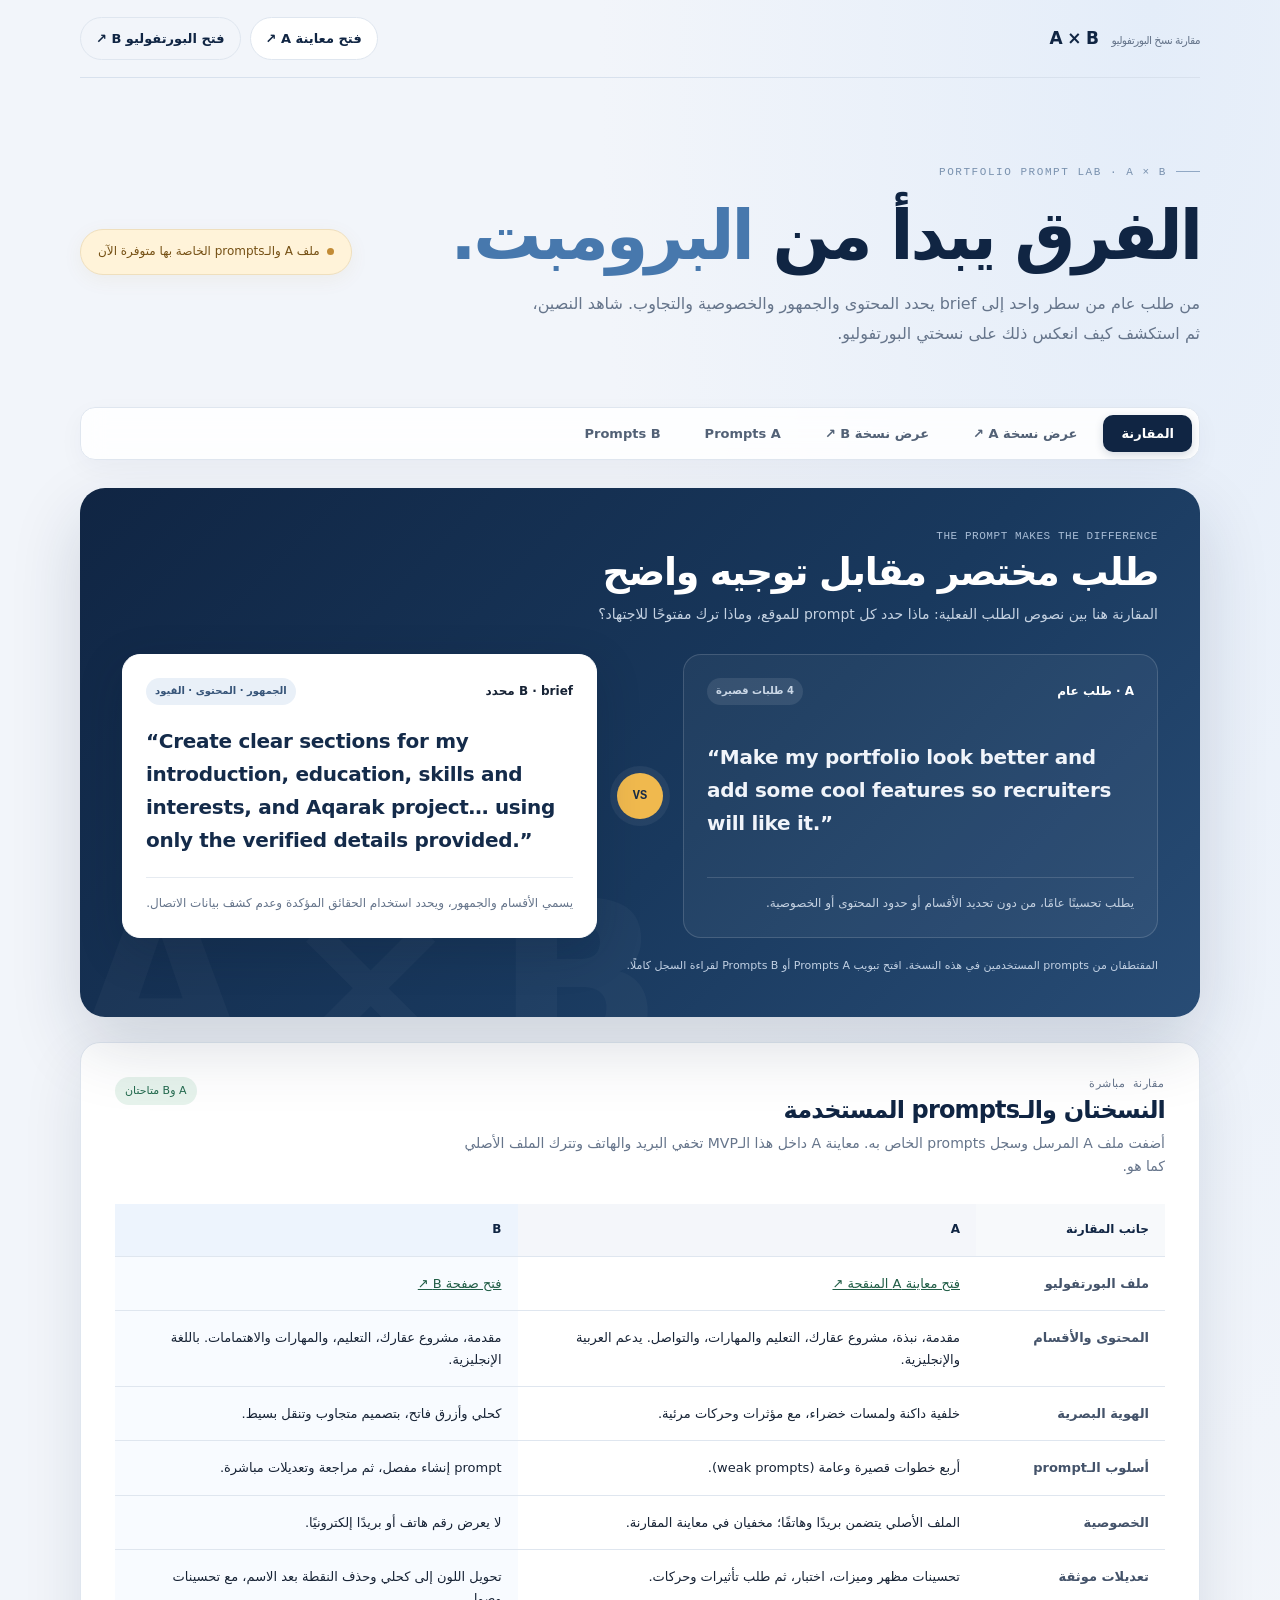
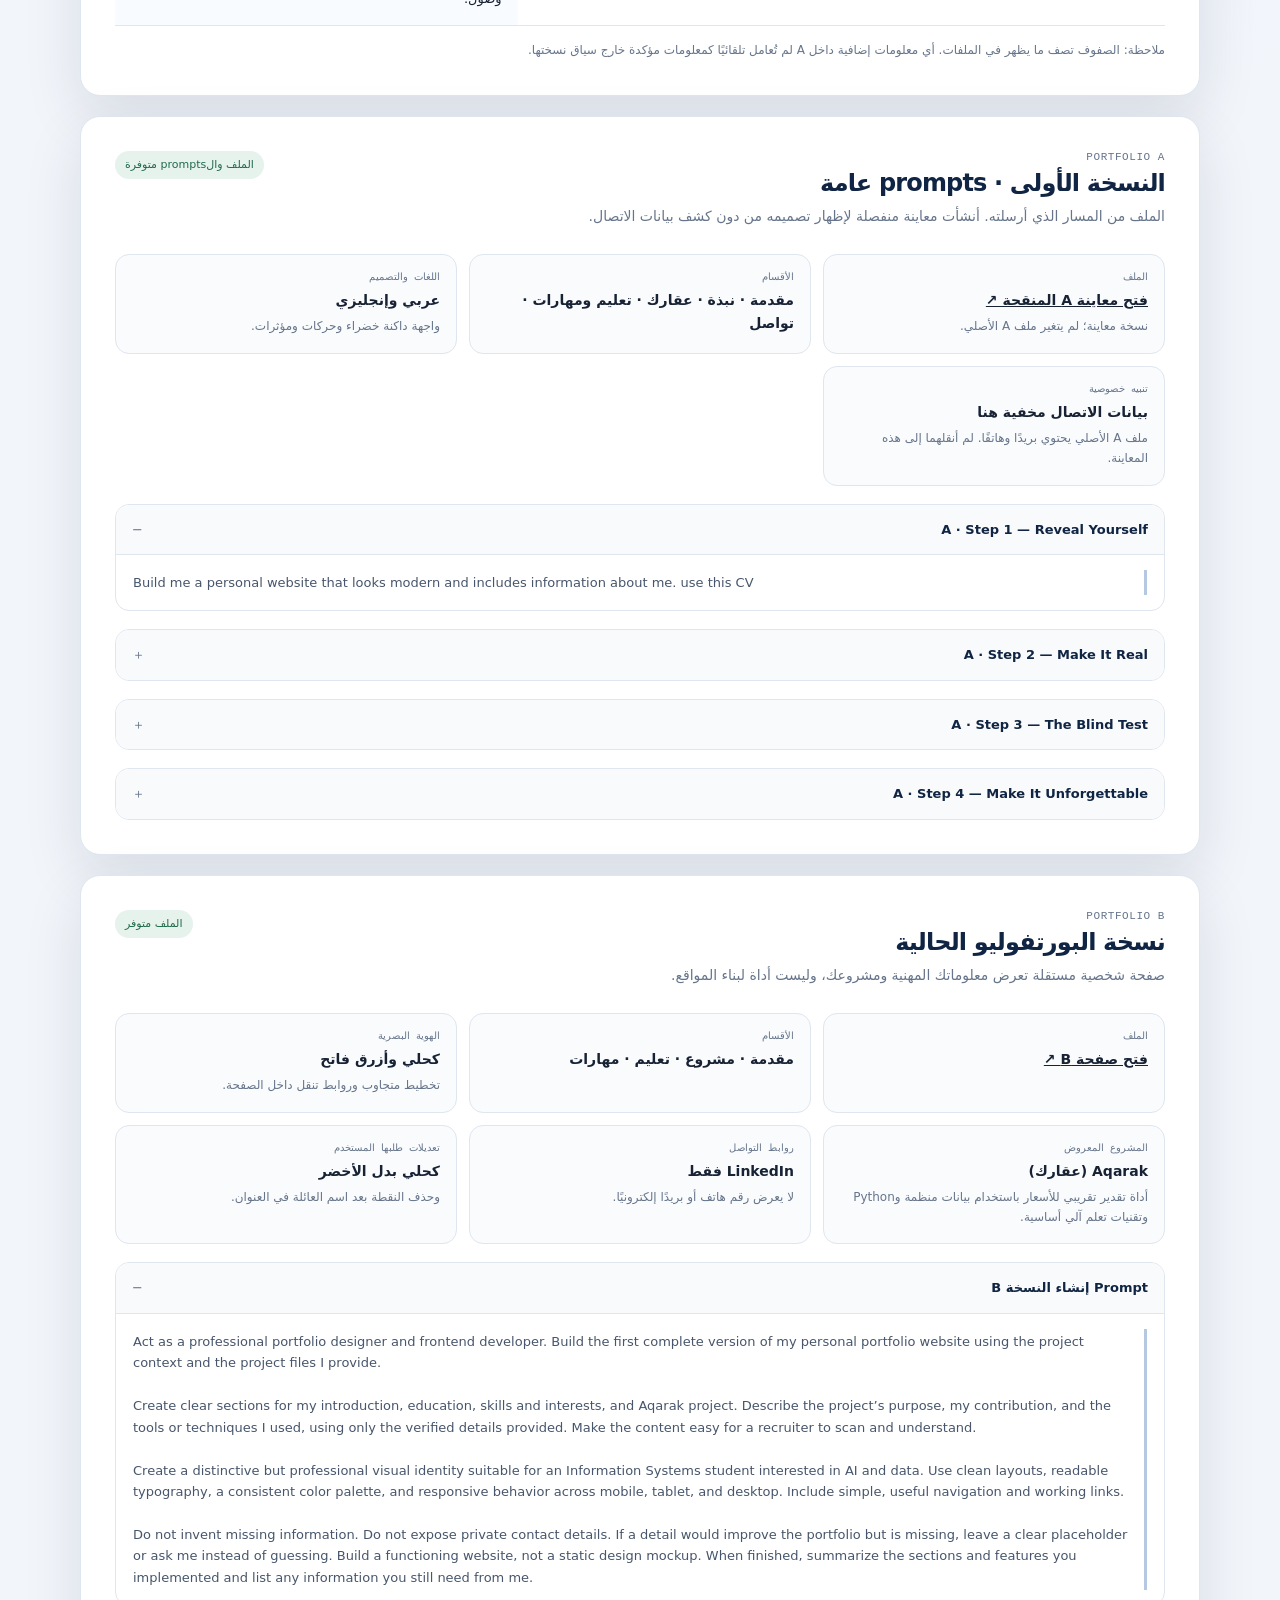
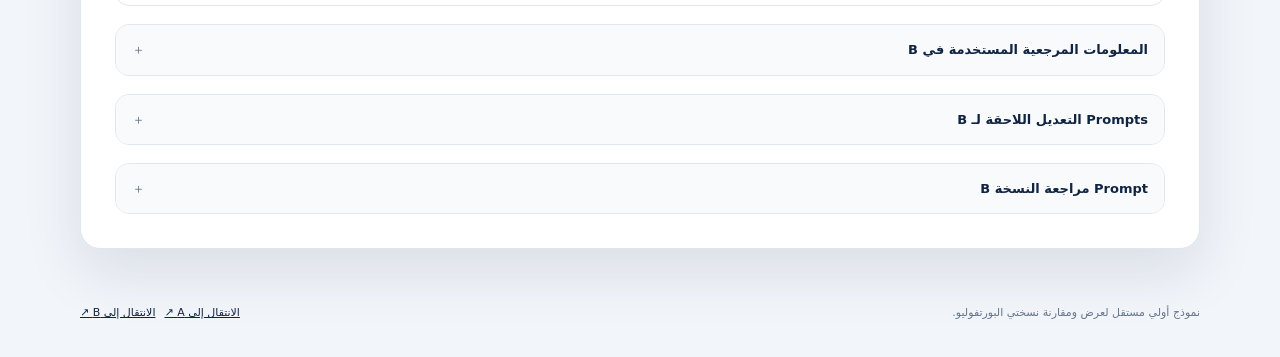
<file: index.html>
<!doctype html>
<html lang="ar" dir="rtl">
<head>
  <meta charset="utf-8">
  <meta name="viewport" content="width=device-width, initial-scale=1">
  <meta name="theme-color" content="#142b4a">
  <title>مقارنة البورتفوليو | A × B</title>
  <style>
    :root{--navy:#102543;--navy2:#244a77;--blue:#dce9f8;--paper:#f2f5fa;--white:#fff;--ink:#172335;--muted:#66758b;--line:#dfe6ef;--amber:#a66c13;--amberbg:#fff3d9;--green:#21694d;--greenbg:#e6f3ec;--shadow:0 22px 60px rgba(16,37,67,.11);--sans:system-ui,-apple-system,"Segoe UI",Tahoma,Arial,sans-serif;--mono:ui-monospace,SFMono-Regular,Menlo,monospace}
    *{box-sizing:border-box}html{scroll-behavior:smooth}body{margin:0;background:var(--paper);color:var(--ink);font-family:var(--sans);line-height:1.65}a{color:inherit}.wrap{width:min(1120px,calc(100% - 40px));margin:auto}.top{height:72px;display:flex;align-items:center;justify-content:space-between;border-bottom:1px solid var(--line)}.logo{font-weight:800;letter-spacing:-.04em;color:var(--navy);direction:ltr}.logo small{font-size:11px;font-weight:500;color:var(--muted);margin-inline-start:8px}.top-links,.footer-links{display:flex;align-items:center;gap:9px;flex-wrap:wrap}.top-link{font-size:13px;text-decoration:none;color:var(--navy);border:1px solid var(--line);background:#fff;padding:8px 13px;border-radius:8px}.top-link.secondary{background:transparent}.hero{padding:54px 0 32px;display:flex;align-items:end;justify-content:space-between;gap:30px}.eyebrow{font:11px var(--mono);letter-spacing:.06em;color:var(--navy2);text-transform:uppercase}.hero h1{font-size:clamp(30px,5vw,49px);line-height:1.16;letter-spacing:-.045em;margin:12px 0 10px;color:var(--navy)}.hero p{color:var(--muted);margin:0;max-width:670px}.status{background:var(--amberbg);color:#755014;border:1px solid #efdfbd;border-radius:9px;padding:10px 13px;font-size:12px;white-space:nowrap}.status b{display:inline-block;width:7px;height:7px;border-radius:50%;background:#c28b35;margin-inline-end:7px}.tabs{display:flex;gap:8px;padding:8px;background:#e9edf2;border:1px solid var(--line);border-radius:12px;width:max-content;max-width:100%;margin:15px 0 22px;flex-wrap:wrap}.tab{display:inline-block;border-radius:8px;background:transparent;color:#526176;padding:10px 19px;font:600 13px var(--sans);text-decoration:none;white-space:nowrap}.tab.active{background:var(--navy);color:#fff;box-shadow:0 3px 9px #142b4a2b}.tab:hover{background:#fff;color:var(--navy)}.tab:focus-visible,.top-link:focus-visible,a:focus-visible,summary:focus-visible{outline:3px solid #7aa7dc;outline-offset:3px}.panel{display:block;scroll-margin-top:20px;margin-bottom:20px}.card{background:var(--white);border:1px solid var(--line);border-radius:15px;box-shadow:var(--shadow);padding:26px}.card-head{display:flex;justify-content:space-between;align-items:flex-start;gap:20px;margin-bottom:22px}.kicker{font:11px var(--mono);text-transform:uppercase;letter-spacing:.05em;color:var(--muted)}h2{font-size:24px;letter-spacing:-.035em;color:var(--navy);line-height:1.25;margin:5px 0 7px}.lead{color:var(--muted);font-size:14px;margin:0;max-width:720px}.pill{font-size:11px;border-radius:99px;padding:5px 10px;white-space:nowrap}.pill.ready{background:var(--greenbg);color:var(--green)}.pill.wait{background:var(--amberbg);color:var(--amber)}.grid{display:grid;grid-template-columns:repeat(3,1fr);gap:12px}.fact{border:1px solid var(--line);border-radius:10px;padding:16px;background:#fbfcfd}.fact-label{font:10px var(--mono);color:var(--muted);margin-bottom:6px}.fact strong{font-size:14px;display:block;color:var(--ink)}.fact p{font-size:12px;color:var(--muted);margin:5px 0 0}.prompt-box{margin-top:18px;border:1px solid var(--line);border-radius:11px;overflow:hidden}.prompt-box summary{cursor:pointer;padding:14px 16px;font-weight:700;font-size:13px;color:var(--navy);background:#f9fafc;list-style:none;display:flex;justify-content:space-between;gap:15px}.prompt-box summary::-webkit-details-marker{display:none}.prompt-box summary:after{content:"＋";font-weight:400;color:var(--muted)}.prompt-box[open] summary:after{content:"−"}.prompt-content{border-top:1px solid var(--line);padding:15px 17px;color:#39465a;font-size:13px;white-space:pre-wrap}.prompt-content p{margin:0 0 13px}.prompt-content p:last-child{margin-bottom:0}.prompt-content blockquote{margin:0;border-right:3px solid #b4c9e1;padding:2px 13px 2px 0;color:#47566c;direction:ltr;text-align:left;white-space:pre-wrap}.placeholder{margin-top:17px;padding:16px;border:1px dashed #d4b87e;background:#fffaf0;border-radius:10px;color:#76571d;font-size:13px}.placeholder strong{display:block;margin-bottom:3px}.placeholder p{margin:0}.comparison{overflow-x:auto}.comparison table{width:100%;border-collapse:collapse;min-width:650px}.comparison th,.comparison td{padding:14px 15px;border-bottom:1px solid var(--line);text-align:right;vertical-align:top;font-size:13px}.comparison th{background:#f7f9fb;color:var(--navy);font-size:12px}.comparison th:first-child{width:20%}.comparison td:first-child{font-weight:700;color:#44536a}.unknown{color:#855c16;background:#fffaf0;border-radius:6px;padding:3px 8px;display:inline-block;font-size:11px}.known{color:#205d46}.comparison-note{font-size:12px;color:var(--muted);margin:15px 0 0}.footer{padding:25px 0 35px;color:var(--muted);font-size:11px;display:flex;justify-content:space-between;gap:16px}.footer a{color:var(--navy)}
    /* Prompt comparison visual treatment */
    body{background:radial-gradient(ellipse at 90% 0%,#e4edf9 0,transparent 34%),var(--paper)}
    .top{height:78px;border-bottom-color:#d8e1ed}.logo{font-size:17px}.top-link{padding:10px 15px;border-radius:999px;font-weight:650;transition:transform .2s,background .2s}.top-link:hover{transform:translateY(-2px);background:#edf3fa}.hero{padding:76px 0 35px;align-items:center}.eyebrow{display:inline-flex;align-items:center;gap:9px;color:#7991ae;font-size:11px;letter-spacing:.14em}.eyebrow:before{content:"";width:24px;height:1px;background:#91a8c4}.hero h1{font-size:clamp(38px,6vw,68px);line-height:1.08;max-width:780px;margin:19px 0 16px}.hero p{font-size:16px;line-height:1.9;max-width:680px}.status{border-radius:999px;padding:12px 17px;box-shadow:0 5px 20px #a66c1310}.tabs{position:sticky;top:10px;z-index:5;margin:22px 0 28px;padding:7px;width:100%;background:#ffffffd9;backdrop-filter:blur(12px);border-color:#dfe6ef;box-shadow:0 8px 26px #1025430a;border-radius:15px}.tab{padding:11px 18px;border-radius:10px}.tab.active{background:var(--navy)}
    .prompt-showcase{position:relative;overflow:hidden;margin:0 0 25px;padding:clamp(22px,4vw,42px);border-radius:25px;background:linear-gradient(135deg,#102543 0%,#19395e 58%,#284c75 100%);color:white;box-shadow:0 28px 70px #10254329}.prompt-showcase:after{content:"A × B";position:absolute;left:-.02em;bottom:-.34em;direction:ltr;font:900 clamp(90px,20vw,220px)/1 var(--sans);letter-spacing:-.1em;color:#ffffff08;pointer-events:none}.showcase-head{position:relative;z-index:1;display:flex;align-items:end;justify-content:space-between;gap:20px;margin-bottom:28px}.showcase-head .kicker{color:#a9bdd6}.showcase-head h2{font-size:clamp(25px,3.7vw,38px);color:white;margin:7px 0}.showcase-head p{max-width:600px;color:#c5d2e2;font-size:14px;margin:0}.versus{display:grid;grid-template-columns:1fr 56px 1fr;gap:15px;align-items:stretch;position:relative;z-index:1}.prompt-card{min-width:0;padding:23px;border-radius:18px;background:#ffffff0c;border:1px solid #ffffff26;display:flex;flex-direction:column;justify-content:space-between;gap:20px}.prompt-card.b{background:#fff;color:var(--ink);border:1px solid #fff;box-shadow:0 14px 45px #08172c33}.prompt-label{display:flex;align-items:center;justify-content:space-between;gap:10px;font-size:12px;font-weight:750}.prompt-label span:last-child{font-size:10px;padding:5px 9px;border-radius:99px;background:#ffffff18;color:#cbd8e7}.prompt-card.b .prompt-label span:last-child{background:#e9f0f8;color:#365478}.prompt-card blockquote{margin:0;direction:ltr;text-align:left;font-size:clamp(15px,1.8vw,20px);font-weight:640;line-height:1.65;letter-spacing:-.015em}.prompt-card.a blockquote{color:#f0f4fa}.prompt-card.b blockquote{color:#142b4a}.prompt-foot{padding-top:16px;border-top:1px solid #ffffff24;color:#c5d2e2;font-size:12px}.prompt-card.b .prompt-foot{border-color:#e6ebf1;color:#66758b}.vs-mark{align-self:center;justify-self:center;width:46px;height:46px;display:grid;place-items:center;border-radius:50%;background:#f0b94e;color:#172b46;font:800 12px var(--mono);box-shadow:0 0 0 7px #ffffff0e}.showcase-note{position:relative;z-index:1;color:#c1d0e3;font-size:11px;margin:19px 0 0}.card{border-radius:20px;padding:clamp(20px,3vw,34px);box-shadow:var(--shadow)}.panel{scroll-margin-top:90px}.card-head{margin-bottom:26px}.fact{border-radius:14px;background:#fafbfd}.prompt-box{border-radius:14px}.comparison th:first-child{width:18%}.comparison th:nth-child(2){background:#f4f6fa}.comparison th:nth-child(3){background:#edf4fd}.comparison td:nth-child(3){background:#f8fbff}.comparison td,.comparison th{padding:16px}.footer{padding-top:35px}
    @media(max-width:760px){.wrap{width:min(100% - 28px,600px)}.top{height:62px}.top-links{gap:5px}.top-link{font-size:11px;padding:7px 10px}.hero{padding:48px 0 25px;align-items:flex-start;flex-direction:column;gap:17px}.hero h1{font-size:clamp(38px,10vw,54px)}.hero p{font-size:14px}.status{white-space:normal}.tabs{width:100%;display:grid;grid-template-columns:repeat(3,1fr);top:5px}.tab{padding:10px 8px;font-size:12px}.card{padding:19px}.card-head{flex-direction:column;margin-bottom:18px}.grid{grid-template-columns:repeat(2,minmax(0,1fr))}.footer{flex-direction:column}.comparison table{min-width:620px}.showcase-head{align-items:flex-start;flex-direction:column}.versus{grid-template-columns:1fr;gap:12px}.vs-mark{width:38px;height:38px;margin:-2px 0}.prompt-card{padding:19px}.prompt-card blockquote{font-size:16px}.prompt-showcase{border-radius:20px}}
    @media(max-width:420px){.grid{grid-template-columns:1fr}.hero h1{font-size:31px}.card{padding:16px}.prompt-content{font-size:12px}}
    @media(prefers-reduced-motion:reduce){html{scroll-behavior:auto}*{scroll-behavior:auto!important}}
  </style>
</head>
<body>
  <header class="wrap top">
    <div class="logo">A × B <small>مقارنة نسخ البورتفوليو</small></div>
    <div class="top-links"><a class="top-link" href="comparison/a-preview/index.html" target="_blank" rel="noopener noreferrer">فتح معاينة A ↗</a><a class="top-link secondary" href="comparison/b-preview/index.html" target="_blank" rel="noopener noreferrer">فتح البورتفوليو B ↗</a></div>
  </header>
  <main class="wrap">
    <section class="hero" aria-labelledby="page-title">
      <div><div class="eyebrow">PORTFOLIO PROMPT LAB · A × B</div><h1 id="page-title">الفرق يبدأ من <span style="color:#4778ad">البرومبت.</span></h1><p>من طلب عام من سطر واحد إلى brief يحدد المحتوى والجمهور والخصوصية والتجاوب. شاهد النصين، ثم استكشف كيف انعكس ذلك على نسختي البورتفوليو.</p></div>
      <div class="status"><b></b>ملف A والـprompts الخاصة بها متوفرة الآن</div>
    </section>
    <nav class="tabs" aria-label="التنقل بين المقارنة والنسخ">
      <a class="tab active" href="#panel-compare">المقارنة</a>
      <a class="tab" href="comparison/a-preview/index.html" target="_blank" rel="noopener noreferrer">عرض نسخة A ↗</a>
      <a class="tab" href="comparison/b-preview/index.html" target="_blank" rel="noopener noreferrer">عرض نسخة B ↗</a>
      <a class="tab" href="#panel-a">Prompts A</a>
      <a class="tab" href="#panel-b">Prompts B</a>
    </nav>
    <section class="prompt-showcase" aria-labelledby="prompt-showcase-title">
      <div class="showcase-head"><div><div class="kicker">THE PROMPT MAKES THE DIFFERENCE</div><h2 id="prompt-showcase-title">طلب مختصر مقابل توجيه واضح</h2><p>المقارنة هنا بين نصوص الطلب الفعلية: ماذا حدد كل prompt للموقع، وماذا ترك مفتوحًا للاجتهاد؟</p></div></div>
      <div class="versus">
        <article class="prompt-card a"><div class="prompt-label"><span>A · طلب عام</span><span>4 طلبات قصيرة</span></div><blockquote>“Make my portfolio look better and add some cool features so recruiters will like it.”</blockquote><div class="prompt-foot">يطلب تحسينًا عامًا، من دون تحديد الأقسام أو حدود المحتوى أو الخصوصية.</div></article>
        <div class="vs-mark" aria-label="مقابل">VS</div>
        <article class="prompt-card b"><div class="prompt-label"><span>B · brief محدد</span><span>الجمهور · المحتوى · القيود</span></div><blockquote>“Create clear sections for my introduction, education, skills and interests, and Aqarak project… using only the verified details provided.”</blockquote><div class="prompt-foot">يسمي الأقسام والجمهور، ويحدد استخدام الحقائق المؤكدة وعدم كشف بيانات الاتصال.</div></article>
      </div>
      <p class="showcase-note">المقتطفان من prompts المستخدمين في هذه النسخة. افتح تبويب Prompts A أو Prompts B لقراءة السجل كاملًا.</p>
    </section>
    <section class="panel" id="panel-compare">
      <div class="card">
        <div class="card-head"><div><div class="kicker">مقارنة مباشرة</div><h2>النسختان والـprompts المستخدمة</h2><p class="lead">أضفت ملف A المرسل وسجل prompts الخاص به. معاينة A داخل هذا الـMVP تخفي البريد والهاتف وتترك الملف الأصلي كما هو.</p></div><span class="pill ready">A وB متاحتان</span></div>
        <div class="comparison"><table><thead><tr><th scope="col">جانب المقارنة</th><th scope="col">A</th><th scope="col">B</th></tr></thead><tbody>
          <tr><td>ملف البورتفوليو</td><td class="known"><a href="comparison/a-preview/index.html" target="_blank" rel="noopener noreferrer">فتح معاينة A المنقحة ↗</a></td><td class="known"><a href="comparison/b-preview/index.html" target="_blank" rel="noopener noreferrer">فتح صفحة B ↗</a></td></tr>
          <tr><td>المحتوى والأقسام</td><td>مقدمة، نبذة، مشروع عقارك، التعليم والمهارات، والتواصل. يدعم العربية والإنجليزية.</td><td>مقدمة، مشروع عقارك، التعليم، والمهارات والاهتمامات. باللغة الإنجليزية.</td></tr>
          <tr><td>الهوية البصرية</td><td>خلفية داكنة ولمسات خضراء، مع مؤثرات وحركات مرئية.</td><td>كحلي وأزرق فاتح، بتصميم متجاوب وتنقل بسيط.</td></tr>
          <tr><td>أسلوب الـprompt</td><td>أربع خطوات قصيرة وعامة (weak prompts).</td><td>prompt إنشاء مفصل، ثم مراجعة وتعديلات مباشرة.</td></tr>
          <tr><td>الخصوصية</td><td>الملف الأصلي يتضمن بريدًا وهاتفًا؛ مخفيان في معاينة المقارنة.</td><td>لا يعرض رقم هاتف أو بريدًا إلكترونيًا.</td></tr>
          <tr><td>تعديلات موثقة</td><td>تحسينات مظهر وميزات، اختبار، ثم طلب تأثيرات وحركات.</td><td>تحويل اللون إلى كحلي وحذف النقطة بعد الاسم، مع تحسينات وصول.</td></tr>
        </tbody></table></div>
        <p class="comparison-note">ملاحظة: الصفوف تصف ما يظهر في الملفات. أي معلومات إضافية داخل A لم تُعامل تلقائيًا كمعلومات مؤكدة خارج سياق نسختها.</p>
      </div>
    </section>
    <section class="panel" id="panel-a">
      <div class="card">
        <div class="card-head"><div><div class="kicker">Portfolio A</div><h2>النسخة الأولى · prompts عامة</h2><p class="lead">الملف من المسار الذي أرسلته. أنشأت معاينة منفصلة لإظهار تصميمه من دون كشف بيانات الاتصال.</p></div><span class="pill ready">الملف والprompts متوفرة</span></div>
        <div class="grid">
          <div class="fact"><div class="fact-label">الملف</div><strong><a href="comparison/a-preview/index.html" target="_blank" rel="noopener noreferrer">فتح معاينة A المنقحة ↗</a></strong><p>نسخة معاينة؛ لم يتغير ملف A الأصلي.</p></div>
          <div class="fact"><div class="fact-label">الأقسام</div><strong>مقدمة · نبذة · عقارك · تعليم ومهارات · تواصل</strong></div>
          <div class="fact"><div class="fact-label">اللغات والتصميم</div><strong>عربي وإنجليزي</strong><p>واجهة داكنة خضراء وحركات ومؤثرات.</p></div>
          <div class="fact"><div class="fact-label">تنبيه خصوصية</div><strong>بيانات الاتصال مخفية هنا</strong><p>ملف A الأصلي يحتوي بريدًا وهاتفًا. لم أنقلهما إلى هذه المعاينة.</p></div>
        </div>
        <details class="prompt-box" id="prompt-a" open><summary>A · Step 1 — Reveal Yourself</summary><div class="prompt-content"><blockquote>Build me a personal website that looks modern and includes information about me. use this CV</blockquote></div></details>
        <details class="prompt-box"><summary>A · Step 2 — Make It Real</summary><div class="prompt-content"><blockquote>Make my portfolio look better and add some cool features so recruiters will like it.</blockquote></div></details>
        <details class="prompt-box"><summary>A · Step 3 — The Blind Test</summary><div class="prompt-content"><blockquote>Test my portfolio and tell me if it works.</blockquote></div></details>
        <details class="prompt-box"><summary>A · Step 4 — Make It Unforgettable</summary><div class="prompt-content"><blockquote>Make my portfolio look very beautiful with cool animations and impressive effects.</blockquote></div></details>
      </div>
    </section>
    <section class="panel" id="panel-b">
      <div class="card">
        <div class="card-head"><div><div class="kicker">Portfolio B</div><h2>نسخة البورتفوليو الحالية</h2><p class="lead">صفحة شخصية مستقلة تعرض معلوماتك المهنية ومشروعك، وليست أداة لبناء المواقع.</p></div><span class="pill ready">الملف متوفر</span></div>
        <div class="grid">
          <div class="fact"><div class="fact-label">الملف</div><strong><a href="comparison/b-preview/index.html" target="_blank" rel="noopener noreferrer">فتح صفحة B ↗</a></strong></div>
          <div class="fact"><div class="fact-label">الأقسام</div><strong>مقدمة · مشروع · تعليم · مهارات</strong></div>
          <div class="fact"><div class="fact-label">الهوية البصرية</div><strong>كحلي وأزرق فاتح</strong><p>تخطيط متجاوب وروابط تنقل داخل الصفحة.</p></div>
          <div class="fact"><div class="fact-label">المشروع المعروض</div><strong>Aqarak (عقارك)</strong><p>أداة تقدير تقريبي للأسعار باستخدام بيانات منظمة وPython وتقنيات تعلم آلي أساسية.</p></div>
          <div class="fact"><div class="fact-label">روابط التواصل</div><strong>LinkedIn فقط</strong><p>لا يعرض رقم هاتف أو بريدًا إلكترونيًا.</p></div>
          <div class="fact"><div class="fact-label">تعديلات طلبها المستخدم</div><strong>كحلي بدل الأخضر</strong><p>وحذف النقطة بعد اسم العائلة في العنوان.</p></div>
        </div>
        <details class="prompt-box" id="prompt-b" open>
          <summary>Prompt إنشاء النسخة B</summary>
          <div class="prompt-content"><blockquote>Act as a professional portfolio designer and frontend developer. Build the first complete version of my personal portfolio website using the project context and the project files I provide.

Create clear sections for my introduction, education, skills and interests, and Aqarak project. Describe the project’s purpose, my contribution, and the tools or techniques I used, using only the verified details provided. Make the content easy for a recruiter to scan and understand.

Create a distinctive but professional visual identity suitable for an Information Systems student interested in AI and data. Use clean layouts, readable typography, a consistent color palette, and responsive behavior across mobile, tablet, and desktop. Include simple, useful navigation and working links.

Do not invent missing information. Do not expose private contact details. If a detail would improve the portfolio but is missing, leave a clear placeholder or ask me instead of guessing. Build a functioning website, not a static design mockup. When finished, summarize the sections and features you implemented and list any information you still need from me.</blockquote></div>
        </details>
        <details class="prompt-box">
          <summary>المعلومات المرجعية المستخدمة في B</summary>
          <div class="prompt-content"><blockquote>I am Abdullah Almalki, an Information Systems student at King Saud University (2022–2027). I completed the Artificial Intelligence Program at Tuwaiq Academy in 2025.

My interests include artificial intelligence, data analysis, emerging technologies, and digital transformation. My listed skills include Python, data analysis, problem solving, communication, teamwork, systems analysis, and basic knowledge of AI and machine learning.

My personal project is Aqarak (عقارك), a real estate price estimation tool. I collected and structured real estate data from multiple neighborhoods and used Python and basic machine-learning techniques to estimate approximate property prices from details such as area, number of rooms, neighborhood, and other specifications.

Use only the facts in this brief and the project files I provide. Do not invent achievements, results, work experience, skills, awards, personality traits, or career goals. Do not publish my phone number or email address. You may include my LinkedIn profile if useful: https://www.linkedin.com/in/abdullah-almalki-9358a1350.</blockquote></div>
        </details>
        <details class="prompt-box">
          <summary>Prompts التعديل اللاحقة لـ B</summary>
          <div class="prompt-content"><p><b>تعديل اللون والاسم:</b></p><blockquote>i want you to change the green color to navy blue and after my name there's a dot remove it</blockquote><p style="margin-top:14px"><b>توجيه سياقي سابق:</b></p><blockquote>لا تعدل على ملف A انشئ بورتفوليو جديدة تماما</blockquote></div>
        </details>
        <details class="prompt-box">
          <summary>Prompt مراجعة النسخة B</summary>
          <div class="prompt-content"><blockquote>Review the current portfolio in [PROJECT FILES OR CODE] as if you are a recruiter seeing it for the first time.

Without relying on explanations from me, check whether a visitor can quickly:
1. Understand who I am and what I study.
2. Find my listed skills and interests.
3. Understand the purpose of Aqarak and what I contributed.
4. Navigate the site and open the LinkedIn link.
5. Use the portfolio comfortably on mobile and desktop.

Inspect the visible content for unsupported claims, confusing wording, spelling issues, private contact information, broken links, and unfinished placeholders. Check the main navigation and interactive elements. Review basic accessibility, including keyboard navigation, heading structure, link clarity, color contrast, and reduced-motion behavior.

Report findings by priority, explain the effect on a recruiter, and suggest a concrete fix for each issue. Fix clear issues directly in the project without adding unsupported facts or changing the project’s purpose. Recheck the affected areas and finish with a concise summary of what works and anything that still needs my decision.</blockquote></div>
        </details>
      </div>
    </section>
  </main>
  <footer class="wrap footer"><span>نموذج أولي مستقل لعرض ومقارنة نسختي البورتفوليو.</span><div class="footer-links"><a href="comparison/a-preview/index.html" target="_blank" rel="noopener noreferrer">الانتقال إلى A ↗</a><a href="comparison/b-preview/index.html" target="_blank" rel="noopener noreferrer">الانتقال إلى B ↗</a></div></footer>
</body>
</html>
</file>
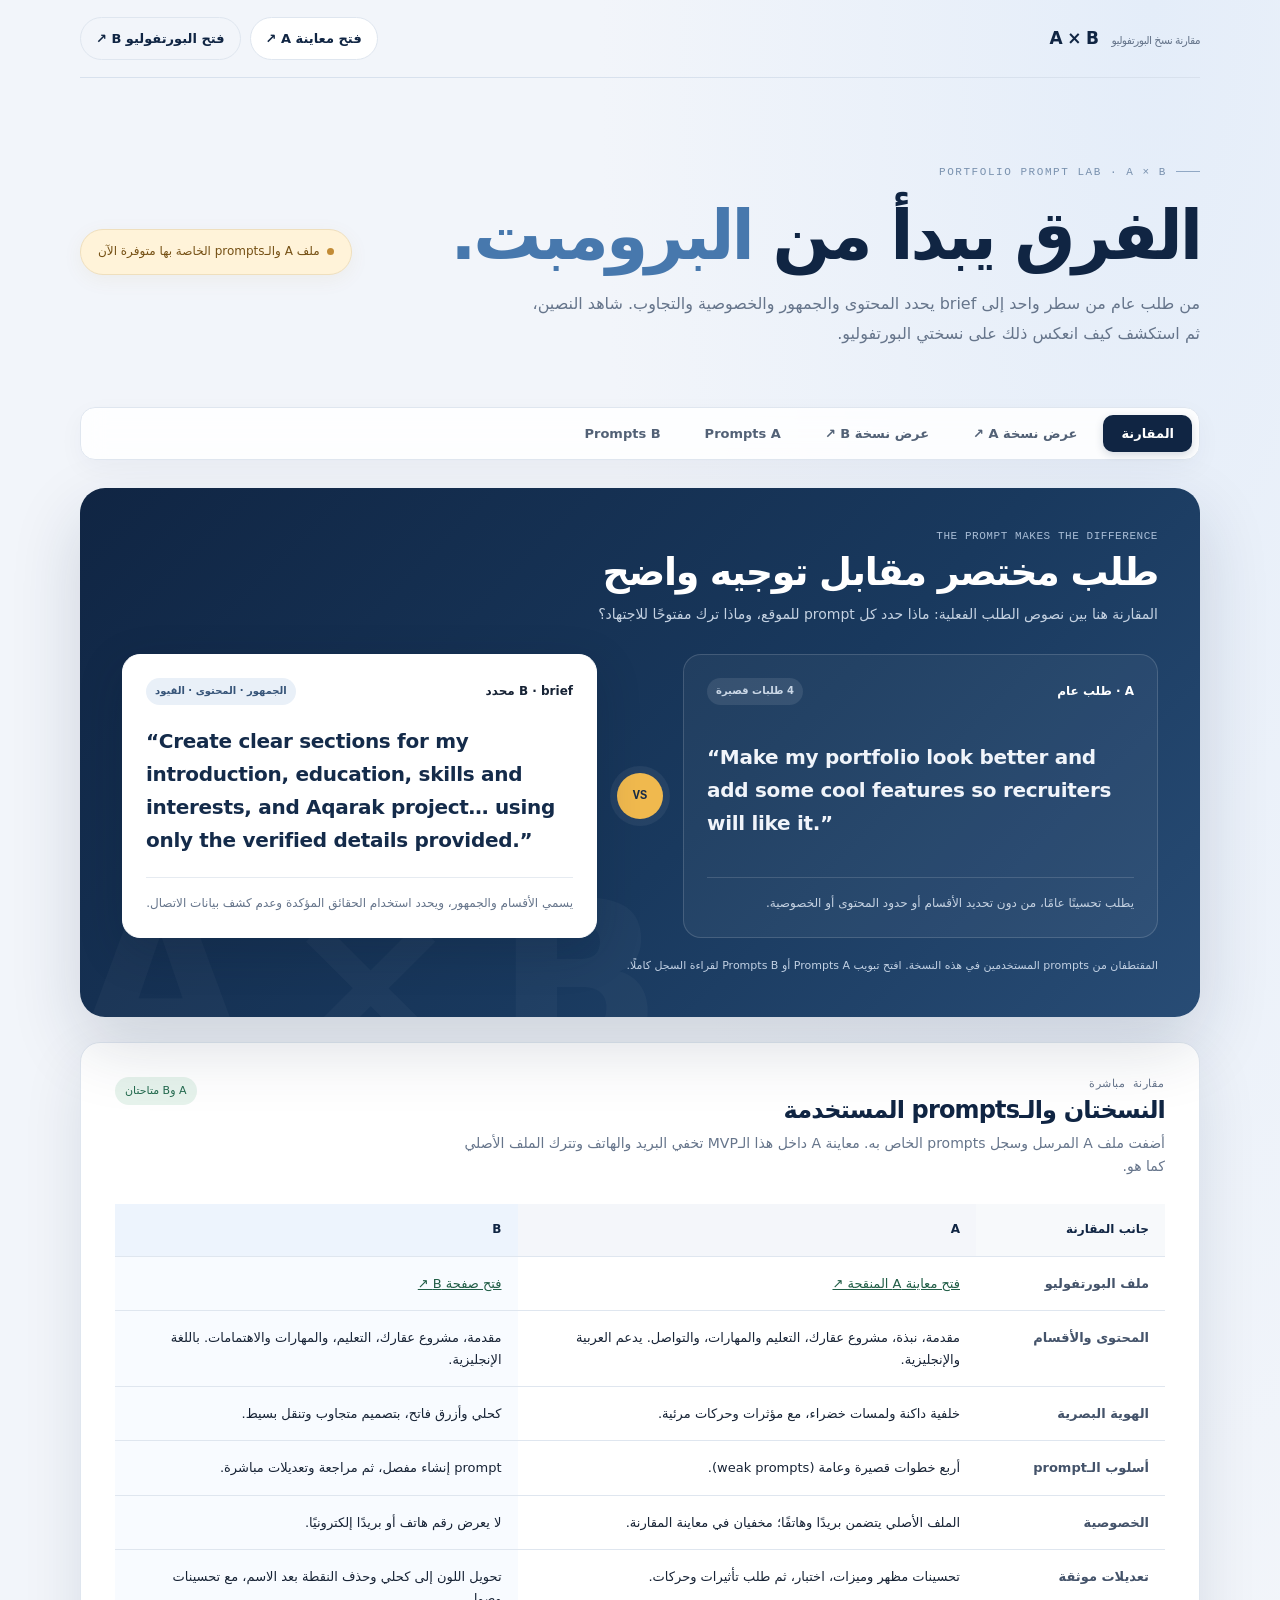
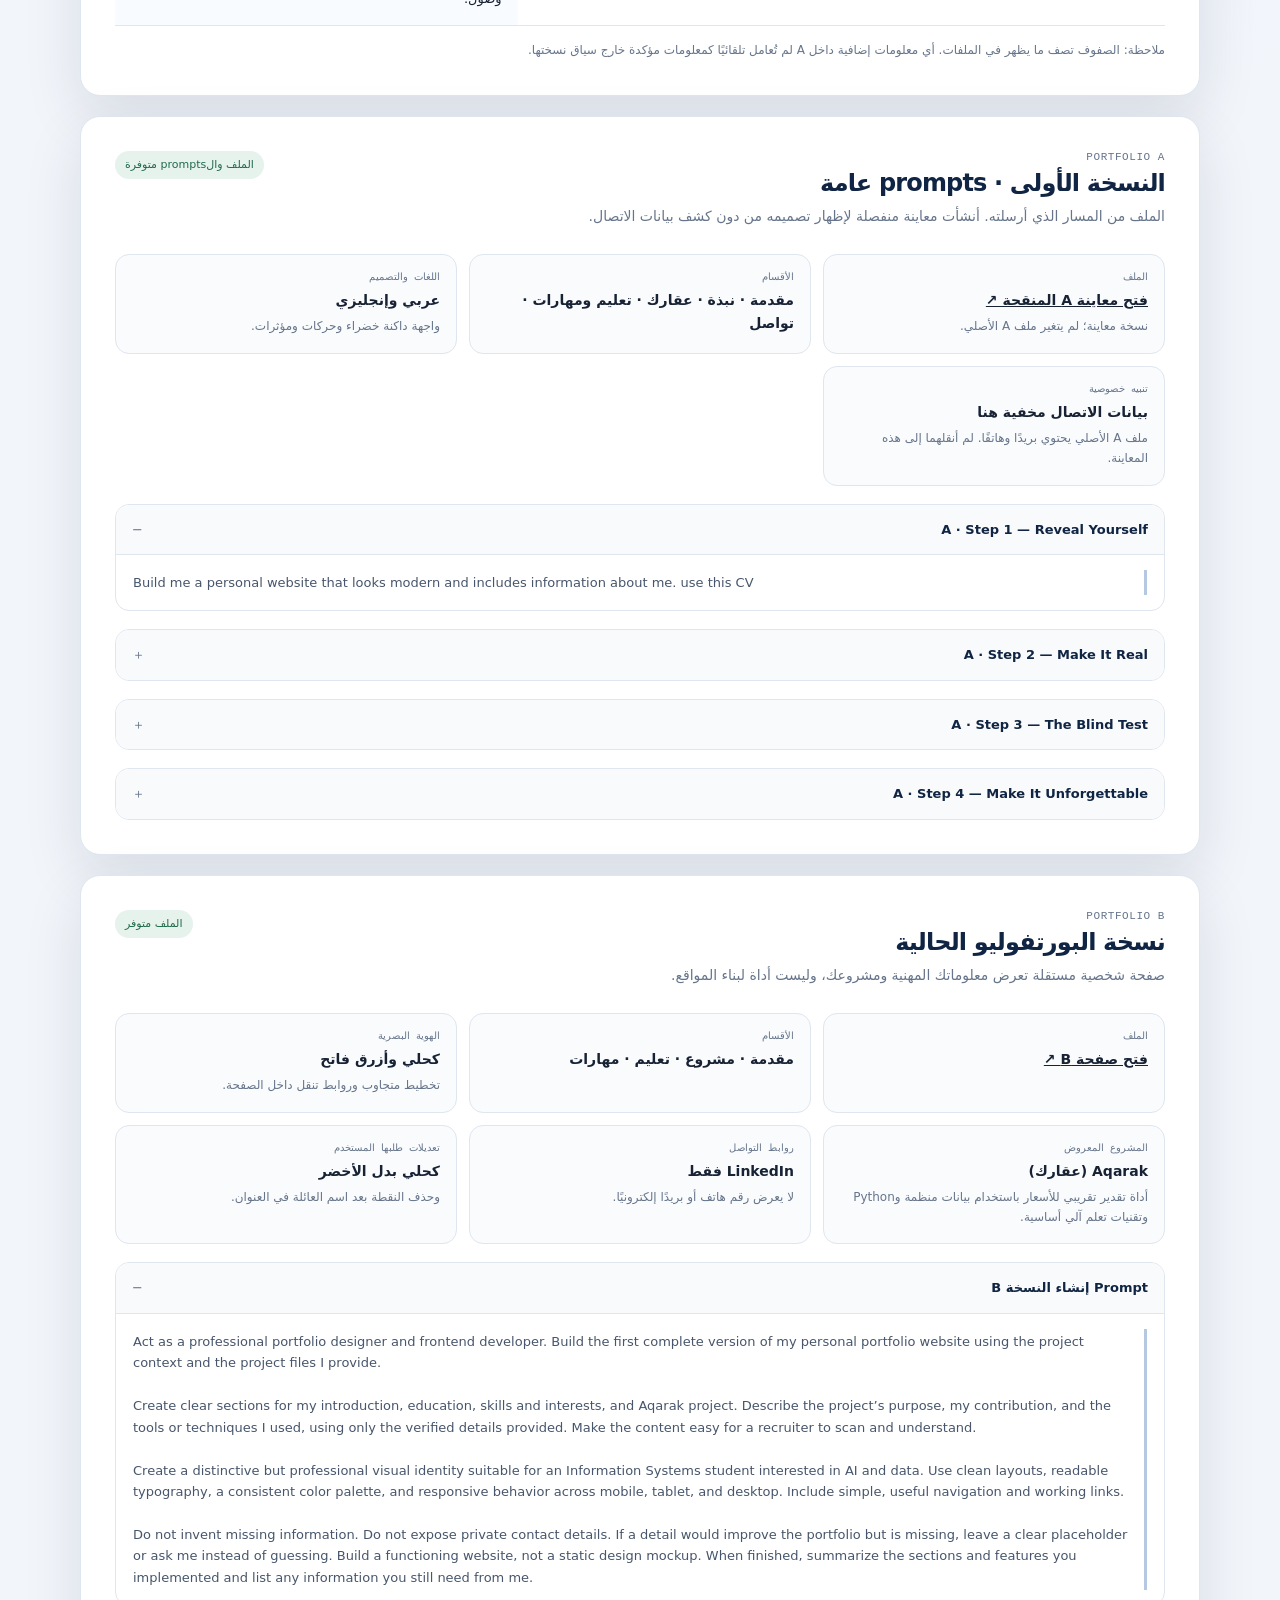
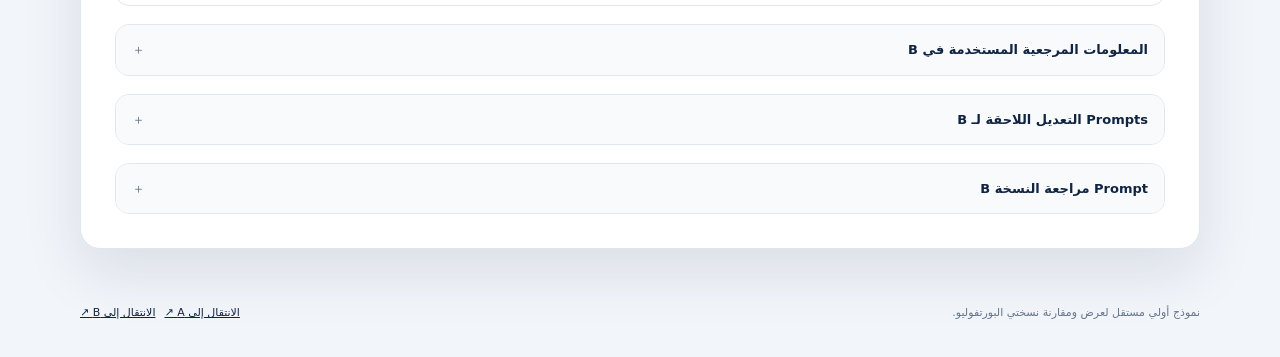
<file: comparison/index.html>
<!doctype html>
<html lang="ar" dir="rtl">
<head>
  <meta charset="utf-8">
  <meta name="viewport" content="width=device-width, initial-scale=1">
  <meta name="theme-color" content="#142b4a">
  <title>مقارنة البورتفوليو | A × B</title>
  <style>
    :root{--navy:#102543;--navy2:#244a77;--blue:#dce9f8;--paper:#f2f5fa;--white:#fff;--ink:#172335;--muted:#66758b;--line:#dfe6ef;--amber:#a66c13;--amberbg:#fff3d9;--green:#21694d;--greenbg:#e6f3ec;--shadow:0 22px 60px rgba(16,37,67,.11);--sans:system-ui,-apple-system,"Segoe UI",Tahoma,Arial,sans-serif;--mono:ui-monospace,SFMono-Regular,Menlo,monospace}
    *{box-sizing:border-box}html{scroll-behavior:smooth}body{margin:0;background:var(--paper);color:var(--ink);font-family:var(--sans);line-height:1.65}a{color:inherit}.wrap{width:min(1120px,calc(100% - 40px));margin:auto}.top{height:72px;display:flex;align-items:center;justify-content:space-between;border-bottom:1px solid var(--line)}.logo{font-weight:800;letter-spacing:-.04em;color:var(--navy);direction:ltr}.logo small{font-size:11px;font-weight:500;color:var(--muted);margin-inline-start:8px}.top-links,.footer-links{display:flex;align-items:center;gap:9px;flex-wrap:wrap}.top-link{font-size:13px;text-decoration:none;color:var(--navy);border:1px solid var(--line);background:#fff;padding:8px 13px;border-radius:8px}.top-link.secondary{background:transparent}.hero{padding:54px 0 32px;display:flex;align-items:end;justify-content:space-between;gap:30px}.eyebrow{font:11px var(--mono);letter-spacing:.06em;color:var(--navy2);text-transform:uppercase}.hero h1{font-size:clamp(30px,5vw,49px);line-height:1.16;letter-spacing:-.045em;margin:12px 0 10px;color:var(--navy)}.hero p{color:var(--muted);margin:0;max-width:670px}.status{background:var(--amberbg);color:#755014;border:1px solid #efdfbd;border-radius:9px;padding:10px 13px;font-size:12px;white-space:nowrap}.status b{display:inline-block;width:7px;height:7px;border-radius:50%;background:#c28b35;margin-inline-end:7px}.tabs{display:flex;gap:8px;padding:8px;background:#e9edf2;border:1px solid var(--line);border-radius:12px;width:max-content;max-width:100%;margin:15px 0 22px;flex-wrap:wrap}.tab{display:inline-block;border-radius:8px;background:transparent;color:#526176;padding:10px 19px;font:600 13px var(--sans);text-decoration:none;white-space:nowrap}.tab.active{background:var(--navy);color:#fff;box-shadow:0 3px 9px #142b4a2b}.tab:hover{background:#fff;color:var(--navy)}.tab:focus-visible,.top-link:focus-visible,a:focus-visible,summary:focus-visible{outline:3px solid #7aa7dc;outline-offset:3px}.panel{display:block;scroll-margin-top:20px;margin-bottom:20px}.card{background:var(--white);border:1px solid var(--line);border-radius:15px;box-shadow:var(--shadow);padding:26px}.card-head{display:flex;justify-content:space-between;align-items:flex-start;gap:20px;margin-bottom:22px}.kicker{font:11px var(--mono);text-transform:uppercase;letter-spacing:.05em;color:var(--muted)}h2{font-size:24px;letter-spacing:-.035em;color:var(--navy);line-height:1.25;margin:5px 0 7px}.lead{color:var(--muted);font-size:14px;margin:0;max-width:720px}.pill{font-size:11px;border-radius:99px;padding:5px 10px;white-space:nowrap}.pill.ready{background:var(--greenbg);color:var(--green)}.pill.wait{background:var(--amberbg);color:var(--amber)}.grid{display:grid;grid-template-columns:repeat(3,1fr);gap:12px}.fact{border:1px solid var(--line);border-radius:10px;padding:16px;background:#fbfcfd}.fact-label{font:10px var(--mono);color:var(--muted);margin-bottom:6px}.fact strong{font-size:14px;display:block;color:var(--ink)}.fact p{font-size:12px;color:var(--muted);margin:5px 0 0}.prompt-box{margin-top:18px;border:1px solid var(--line);border-radius:11px;overflow:hidden}.prompt-box summary{cursor:pointer;padding:14px 16px;font-weight:700;font-size:13px;color:var(--navy);background:#f9fafc;list-style:none;display:flex;justify-content:space-between;gap:15px}.prompt-box summary::-webkit-details-marker{display:none}.prompt-box summary:after{content:"＋";font-weight:400;color:var(--muted)}.prompt-box[open] summary:after{content:"−"}.prompt-content{border-top:1px solid var(--line);padding:15px 17px;color:#39465a;font-size:13px;white-space:pre-wrap}.prompt-content p{margin:0 0 13px}.prompt-content p:last-child{margin-bottom:0}.prompt-content blockquote{margin:0;border-right:3px solid #b4c9e1;padding:2px 13px 2px 0;color:#47566c;direction:ltr;text-align:left;white-space:pre-wrap}.placeholder{margin-top:17px;padding:16px;border:1px dashed #d4b87e;background:#fffaf0;border-radius:10px;color:#76571d;font-size:13px}.placeholder strong{display:block;margin-bottom:3px}.placeholder p{margin:0}.comparison{overflow-x:auto}.comparison table{width:100%;border-collapse:collapse;min-width:650px}.comparison th,.comparison td{padding:14px 15px;border-bottom:1px solid var(--line);text-align:right;vertical-align:top;font-size:13px}.comparison th{background:#f7f9fb;color:var(--navy);font-size:12px}.comparison th:first-child{width:20%}.comparison td:first-child{font-weight:700;color:#44536a}.unknown{color:#855c16;background:#fffaf0;border-radius:6px;padding:3px 8px;display:inline-block;font-size:11px}.known{color:#205d46}.comparison-note{font-size:12px;color:var(--muted);margin:15px 0 0}.footer{padding:25px 0 35px;color:var(--muted);font-size:11px;display:flex;justify-content:space-between;gap:16px}.footer a{color:var(--navy)}
    /* Prompt comparison visual treatment */
    body{background:radial-gradient(ellipse at 90% 0%,#e4edf9 0,transparent 34%),var(--paper)}
    .top{height:78px;border-bottom-color:#d8e1ed}.logo{font-size:17px}.top-link{padding:10px 15px;border-radius:999px;font-weight:650;transition:transform .2s,background .2s}.top-link:hover{transform:translateY(-2px);background:#edf3fa}.hero{padding:76px 0 35px;align-items:center}.eyebrow{display:inline-flex;align-items:center;gap:9px;color:#7991ae;font-size:11px;letter-spacing:.14em}.eyebrow:before{content:"";width:24px;height:1px;background:#91a8c4}.hero h1{font-size:clamp(38px,6vw,68px);line-height:1.08;max-width:780px;margin:19px 0 16px}.hero p{font-size:16px;line-height:1.9;max-width:680px}.status{border-radius:999px;padding:12px 17px;box-shadow:0 5px 20px #a66c1310}.tabs{position:sticky;top:10px;z-index:5;margin:22px 0 28px;padding:7px;width:100%;background:#ffffffd9;backdrop-filter:blur(12px);border-color:#dfe6ef;box-shadow:0 8px 26px #1025430a;border-radius:15px}.tab{padding:11px 18px;border-radius:10px}.tab.active{background:var(--navy)}
    .prompt-showcase{position:relative;overflow:hidden;margin:0 0 25px;padding:clamp(22px,4vw,42px);border-radius:25px;background:linear-gradient(135deg,#102543 0%,#19395e 58%,#284c75 100%);color:white;box-shadow:0 28px 70px #10254329}.prompt-showcase:after{content:"A × B";position:absolute;left:-.02em;bottom:-.34em;direction:ltr;font:900 clamp(90px,20vw,220px)/1 var(--sans);letter-spacing:-.1em;color:#ffffff08;pointer-events:none}.showcase-head{position:relative;z-index:1;display:flex;align-items:end;justify-content:space-between;gap:20px;margin-bottom:28px}.showcase-head .kicker{color:#a9bdd6}.showcase-head h2{font-size:clamp(25px,3.7vw,38px);color:white;margin:7px 0}.showcase-head p{max-width:600px;color:#c5d2e2;font-size:14px;margin:0}.versus{display:grid;grid-template-columns:1fr 56px 1fr;gap:15px;align-items:stretch;position:relative;z-index:1}.prompt-card{min-width:0;padding:23px;border-radius:18px;background:#ffffff0c;border:1px solid #ffffff26;display:flex;flex-direction:column;justify-content:space-between;gap:20px}.prompt-card.b{background:#fff;color:var(--ink);border:1px solid #fff;box-shadow:0 14px 45px #08172c33}.prompt-label{display:flex;align-items:center;justify-content:space-between;gap:10px;font-size:12px;font-weight:750}.prompt-label span:last-child{font-size:10px;padding:5px 9px;border-radius:99px;background:#ffffff18;color:#cbd8e7}.prompt-card.b .prompt-label span:last-child{background:#e9f0f8;color:#365478}.prompt-card blockquote{margin:0;direction:ltr;text-align:left;font-size:clamp(15px,1.8vw,20px);font-weight:640;line-height:1.65;letter-spacing:-.015em}.prompt-card.a blockquote{color:#f0f4fa}.prompt-card.b blockquote{color:#142b4a}.prompt-foot{padding-top:16px;border-top:1px solid #ffffff24;color:#c5d2e2;font-size:12px}.prompt-card.b .prompt-foot{border-color:#e6ebf1;color:#66758b}.vs-mark{align-self:center;justify-self:center;width:46px;height:46px;display:grid;place-items:center;border-radius:50%;background:#f0b94e;color:#172b46;font:800 12px var(--mono);box-shadow:0 0 0 7px #ffffff0e}.showcase-note{position:relative;z-index:1;color:#c1d0e3;font-size:11px;margin:19px 0 0}.card{border-radius:20px;padding:clamp(20px,3vw,34px);box-shadow:var(--shadow)}.panel{scroll-margin-top:90px}.card-head{margin-bottom:26px}.fact{border-radius:14px;background:#fafbfd}.prompt-box{border-radius:14px}.comparison th:first-child{width:18%}.comparison th:nth-child(2){background:#f4f6fa}.comparison th:nth-child(3){background:#edf4fd}.comparison td:nth-child(3){background:#f8fbff}.comparison td,.comparison th{padding:16px}.footer{padding-top:35px}
    @media(max-width:760px){.wrap{width:min(100% - 28px,600px)}.top{height:62px}.top-links{gap:5px}.top-link{font-size:11px;padding:7px 10px}.hero{padding:48px 0 25px;align-items:flex-start;flex-direction:column;gap:17px}.hero h1{font-size:clamp(38px,10vw,54px)}.hero p{font-size:14px}.status{white-space:normal}.tabs{width:100%;display:grid;grid-template-columns:repeat(3,1fr);top:5px}.tab{padding:10px 8px;font-size:12px}.card{padding:19px}.card-head{flex-direction:column;margin-bottom:18px}.grid{grid-template-columns:repeat(2,minmax(0,1fr))}.footer{flex-direction:column}.comparison table{min-width:620px}.showcase-head{align-items:flex-start;flex-direction:column}.versus{grid-template-columns:1fr;gap:12px}.vs-mark{width:38px;height:38px;margin:-2px 0}.prompt-card{padding:19px}.prompt-card blockquote{font-size:16px}.prompt-showcase{border-radius:20px}}
    @media(max-width:420px){.grid{grid-template-columns:1fr}.hero h1{font-size:31px}.card{padding:16px}.prompt-content{font-size:12px}}
    @media(prefers-reduced-motion:reduce){html{scroll-behavior:auto}*{scroll-behavior:auto!important}}
  </style>
</head>
<body>
  <header class="wrap top">
    <div class="logo">A × B <small>مقارنة نسخ البورتفوليو</small></div>
    <div class="top-links"><a class="top-link" href="a-preview/index.html" target="_blank" rel="noopener noreferrer">فتح معاينة A ↗</a><a class="top-link secondary" href="b-preview/index.html" target="_blank" rel="noopener noreferrer">فتح البورتفوليو B ↗</a></div>
  </header>
  <main class="wrap">
    <section class="hero" aria-labelledby="page-title">
      <div><div class="eyebrow">PORTFOLIO PROMPT LAB · A × B</div><h1 id="page-title">الفرق يبدأ من <span style="color:#4778ad">البرومبت.</span></h1><p>من طلب عام من سطر واحد إلى brief يحدد المحتوى والجمهور والخصوصية والتجاوب. شاهد النصين، ثم استكشف كيف انعكس ذلك على نسختي البورتفوليو.</p></div>
      <div class="status"><b></b>ملف A والـprompts الخاصة بها متوفرة الآن</div>
    </section>
    <nav class="tabs" aria-label="التنقل بين المقارنة والنسخ">
      <a class="tab active" href="#panel-compare">المقارنة</a>
      <a class="tab" href="a-preview/index.html" target="_blank" rel="noopener noreferrer">عرض نسخة A ↗</a>
      <a class="tab" href="b-preview/index.html" target="_blank" rel="noopener noreferrer">عرض نسخة B ↗</a>
      <a class="tab" href="#panel-a">Prompts A</a>
      <a class="tab" href="#panel-b">Prompts B</a>
    </nav>
    <section class="prompt-showcase" aria-labelledby="prompt-showcase-title">
      <div class="showcase-head"><div><div class="kicker">THE PROMPT MAKES THE DIFFERENCE</div><h2 id="prompt-showcase-title">طلب مختصر مقابل توجيه واضح</h2><p>المقارنة هنا بين نصوص الطلب الفعلية: ماذا حدد كل prompt للموقع، وماذا ترك مفتوحًا للاجتهاد؟</p></div></div>
      <div class="versus">
        <article class="prompt-card a"><div class="prompt-label"><span>A · طلب عام</span><span>4 طلبات قصيرة</span></div><blockquote>“Make my portfolio look better and add some cool features so recruiters will like it.”</blockquote><div class="prompt-foot">يطلب تحسينًا عامًا، من دون تحديد الأقسام أو حدود المحتوى أو الخصوصية.</div></article>
        <div class="vs-mark" aria-label="مقابل">VS</div>
        <article class="prompt-card b"><div class="prompt-label"><span>B · brief محدد</span><span>الجمهور · المحتوى · القيود</span></div><blockquote>“Create clear sections for my introduction, education, skills and interests, and Aqarak project… using only the verified details provided.”</blockquote><div class="prompt-foot">يسمي الأقسام والجمهور، ويحدد استخدام الحقائق المؤكدة وعدم كشف بيانات الاتصال.</div></article>
      </div>
      <p class="showcase-note">المقتطفان من prompts المستخدمين في هذه النسخة. افتح تبويب Prompts A أو Prompts B لقراءة السجل كاملًا.</p>
    </section>
    <section class="panel" id="panel-compare">
      <div class="card">
        <div class="card-head"><div><div class="kicker">مقارنة مباشرة</div><h2>النسختان والـprompts المستخدمة</h2><p class="lead">أضفت ملف A المرسل وسجل prompts الخاص به. معاينة A داخل هذا الـMVP تخفي البريد والهاتف وتترك الملف الأصلي كما هو.</p></div><span class="pill ready">A وB متاحتان</span></div>
        <div class="comparison"><table><thead><tr><th scope="col">جانب المقارنة</th><th scope="col">A</th><th scope="col">B</th></tr></thead><tbody>
          <tr><td>ملف البورتفوليو</td><td class="known"><a href="a-preview/index.html" target="_blank" rel="noopener noreferrer">فتح معاينة A المنقحة ↗</a></td><td class="known"><a href="b-preview/index.html" target="_blank" rel="noopener noreferrer">فتح صفحة B ↗</a></td></tr>
          <tr><td>المحتوى والأقسام</td><td>مقدمة، نبذة، مشروع عقارك، التعليم والمهارات، والتواصل. يدعم العربية والإنجليزية.</td><td>مقدمة، مشروع عقارك، التعليم، والمهارات والاهتمامات. باللغة الإنجليزية.</td></tr>
          <tr><td>الهوية البصرية</td><td>خلفية داكنة ولمسات خضراء، مع مؤثرات وحركات مرئية.</td><td>كحلي وأزرق فاتح، بتصميم متجاوب وتنقل بسيط.</td></tr>
          <tr><td>أسلوب الـprompt</td><td>أربع خطوات قصيرة وعامة (weak prompts).</td><td>prompt إنشاء مفصل، ثم مراجعة وتعديلات مباشرة.</td></tr>
          <tr><td>الخصوصية</td><td>الملف الأصلي يتضمن بريدًا وهاتفًا؛ مخفيان في معاينة المقارنة.</td><td>لا يعرض رقم هاتف أو بريدًا إلكترونيًا.</td></tr>
          <tr><td>تعديلات موثقة</td><td>تحسينات مظهر وميزات، اختبار، ثم طلب تأثيرات وحركات.</td><td>تحويل اللون إلى كحلي وحذف النقطة بعد الاسم، مع تحسينات وصول.</td></tr>
        </tbody></table></div>
        <p class="comparison-note">ملاحظة: الصفوف تصف ما يظهر في الملفات. أي معلومات إضافية داخل A لم تُعامل تلقائيًا كمعلومات مؤكدة خارج سياق نسختها.</p>
      </div>
    </section>
    <section class="panel" id="panel-a">
      <div class="card">
        <div class="card-head"><div><div class="kicker">Portfolio A</div><h2>النسخة الأولى · prompts عامة</h2><p class="lead">الملف من المسار الذي أرسلته. أنشأت معاينة منفصلة لإظهار تصميمه من دون كشف بيانات الاتصال.</p></div><span class="pill ready">الملف والprompts متوفرة</span></div>
        <div class="grid">
          <div class="fact"><div class="fact-label">الملف</div><strong><a href="a-preview/index.html" target="_blank" rel="noopener noreferrer">فتح معاينة A المنقحة ↗</a></strong><p>نسخة معاينة؛ لم يتغير ملف A الأصلي.</p></div>
          <div class="fact"><div class="fact-label">الأقسام</div><strong>مقدمة · نبذة · عقارك · تعليم ومهارات · تواصل</strong></div>
          <div class="fact"><div class="fact-label">اللغات والتصميم</div><strong>عربي وإنجليزي</strong><p>واجهة داكنة خضراء وحركات ومؤثرات.</p></div>
          <div class="fact"><div class="fact-label">تنبيه خصوصية</div><strong>بيانات الاتصال مخفية هنا</strong><p>ملف A الأصلي يحتوي بريدًا وهاتفًا. لم أنقلهما إلى هذه المعاينة.</p></div>
        </div>
        <details class="prompt-box" id="prompt-a" open><summary>A · Step 1 — Reveal Yourself</summary><div class="prompt-content"><blockquote>Build me a personal website that looks modern and includes information about me. use this CV</blockquote></div></details>
        <details class="prompt-box"><summary>A · Step 2 — Make It Real</summary><div class="prompt-content"><blockquote>Make my portfolio look better and add some cool features so recruiters will like it.</blockquote></div></details>
        <details class="prompt-box"><summary>A · Step 3 — The Blind Test</summary><div class="prompt-content"><blockquote>Test my portfolio and tell me if it works.</blockquote></div></details>
        <details class="prompt-box"><summary>A · Step 4 — Make It Unforgettable</summary><div class="prompt-content"><blockquote>Make my portfolio look very beautiful with cool animations and impressive effects.</blockquote></div></details>
      </div>
    </section>
    <section class="panel" id="panel-b">
      <div class="card">
        <div class="card-head"><div><div class="kicker">Portfolio B</div><h2>نسخة البورتفوليو الحالية</h2><p class="lead">صفحة شخصية مستقلة تعرض معلوماتك المهنية ومشروعك، وليست أداة لبناء المواقع.</p></div><span class="pill ready">الملف متوفر</span></div>
        <div class="grid">
          <div class="fact"><div class="fact-label">الملف</div><strong><a href="b-preview/index.html" target="_blank" rel="noopener noreferrer">فتح صفحة B ↗</a></strong></div>
          <div class="fact"><div class="fact-label">الأقسام</div><strong>مقدمة · مشروع · تعليم · مهارات</strong></div>
          <div class="fact"><div class="fact-label">الهوية البصرية</div><strong>كحلي وأزرق فاتح</strong><p>تخطيط متجاوب وروابط تنقل داخل الصفحة.</p></div>
          <div class="fact"><div class="fact-label">المشروع المعروض</div><strong>Aqarak (عقارك)</strong><p>أداة تقدير تقريبي للأسعار باستخدام بيانات منظمة وPython وتقنيات تعلم آلي أساسية.</p></div>
          <div class="fact"><div class="fact-label">روابط التواصل</div><strong>LinkedIn فقط</strong><p>لا يعرض رقم هاتف أو بريدًا إلكترونيًا.</p></div>
          <div class="fact"><div class="fact-label">تعديلات طلبها المستخدم</div><strong>كحلي بدل الأخضر</strong><p>وحذف النقطة بعد اسم العائلة في العنوان.</p></div>
        </div>
        <details class="prompt-box" id="prompt-b" open>
          <summary>Prompt إنشاء النسخة B</summary>
          <div class="prompt-content"><blockquote>Act as a professional portfolio designer and frontend developer. Build the first complete version of my personal portfolio website using the project context and the project files I provide.

Create clear sections for my introduction, education, skills and interests, and Aqarak project. Describe the project’s purpose, my contribution, and the tools or techniques I used, using only the verified details provided. Make the content easy for a recruiter to scan and understand.

Create a distinctive but professional visual identity suitable for an Information Systems student interested in AI and data. Use clean layouts, readable typography, a consistent color palette, and responsive behavior across mobile, tablet, and desktop. Include simple, useful navigation and working links.

Do not invent missing information. Do not expose private contact details. If a detail would improve the portfolio but is missing, leave a clear placeholder or ask me instead of guessing. Build a functioning website, not a static design mockup. When finished, summarize the sections and features you implemented and list any information you still need from me.</blockquote></div>
        </details>
        <details class="prompt-box">
          <summary>المعلومات المرجعية المستخدمة في B</summary>
          <div class="prompt-content"><blockquote>I am Abdullah Almalki, an Information Systems student at King Saud University (2022–2027). I completed the Artificial Intelligence Program at Tuwaiq Academy in 2025.

My interests include artificial intelligence, data analysis, emerging technologies, and digital transformation. My listed skills include Python, data analysis, problem solving, communication, teamwork, systems analysis, and basic knowledge of AI and machine learning.

My personal project is Aqarak (عقارك), a real estate price estimation tool. I collected and structured real estate data from multiple neighborhoods and used Python and basic machine-learning techniques to estimate approximate property prices from details such as area, number of rooms, neighborhood, and other specifications.

Use only the facts in this brief and the project files I provide. Do not invent achievements, results, work experience, skills, awards, personality traits, or career goals. Do not publish my phone number or email address. You may include my LinkedIn profile if useful: https://www.linkedin.com/in/abdullah-almalki-9358a1350.</blockquote></div>
        </details>
        <details class="prompt-box">
          <summary>Prompts التعديل اللاحقة لـ B</summary>
          <div class="prompt-content"><p><b>تعديل اللون والاسم:</b></p><blockquote>i want you to change the green color to navy blue and after my name there's a dot remove it</blockquote><p style="margin-top:14px"><b>توجيه سياقي سابق:</b></p><blockquote>لا تعدل على ملف A انشئ بورتفوليو جديدة تماما</blockquote></div>
        </details>
        <details class="prompt-box">
          <summary>Prompt مراجعة النسخة B</summary>
          <div class="prompt-content"><blockquote>Review the current portfolio in [PROJECT FILES OR CODE] as if you are a recruiter seeing it for the first time.

Without relying on explanations from me, check whether a visitor can quickly:
1. Understand who I am and what I study.
2. Find my listed skills and interests.
3. Understand the purpose of Aqarak and what I contributed.
4. Navigate the site and open the LinkedIn link.
5. Use the portfolio comfortably on mobile and desktop.

Inspect the visible content for unsupported claims, confusing wording, spelling issues, private contact information, broken links, and unfinished placeholders. Check the main navigation and interactive elements. Review basic accessibility, including keyboard navigation, heading structure, link clarity, color contrast, and reduced-motion behavior.

Report findings by priority, explain the effect on a recruiter, and suggest a concrete fix for each issue. Fix clear issues directly in the project without adding unsupported facts or changing the project’s purpose. Recheck the affected areas and finish with a concise summary of what works and anything that still needs my decision.</blockquote></div>
        </details>
      </div>
    </section>
  </main>
  <footer class="wrap footer"><span>نموذج أولي مستقل لعرض ومقارنة نسختي البورتفوليو.</span><div class="footer-links"><a href="a-preview/index.html" target="_blank" rel="noopener noreferrer">الانتقال إلى A ↗</a><a href="b-preview/index.html" target="_blank" rel="noopener noreferrer">الانتقال إلى B ↗</a></div></footer>
</body>
</html>
</file>
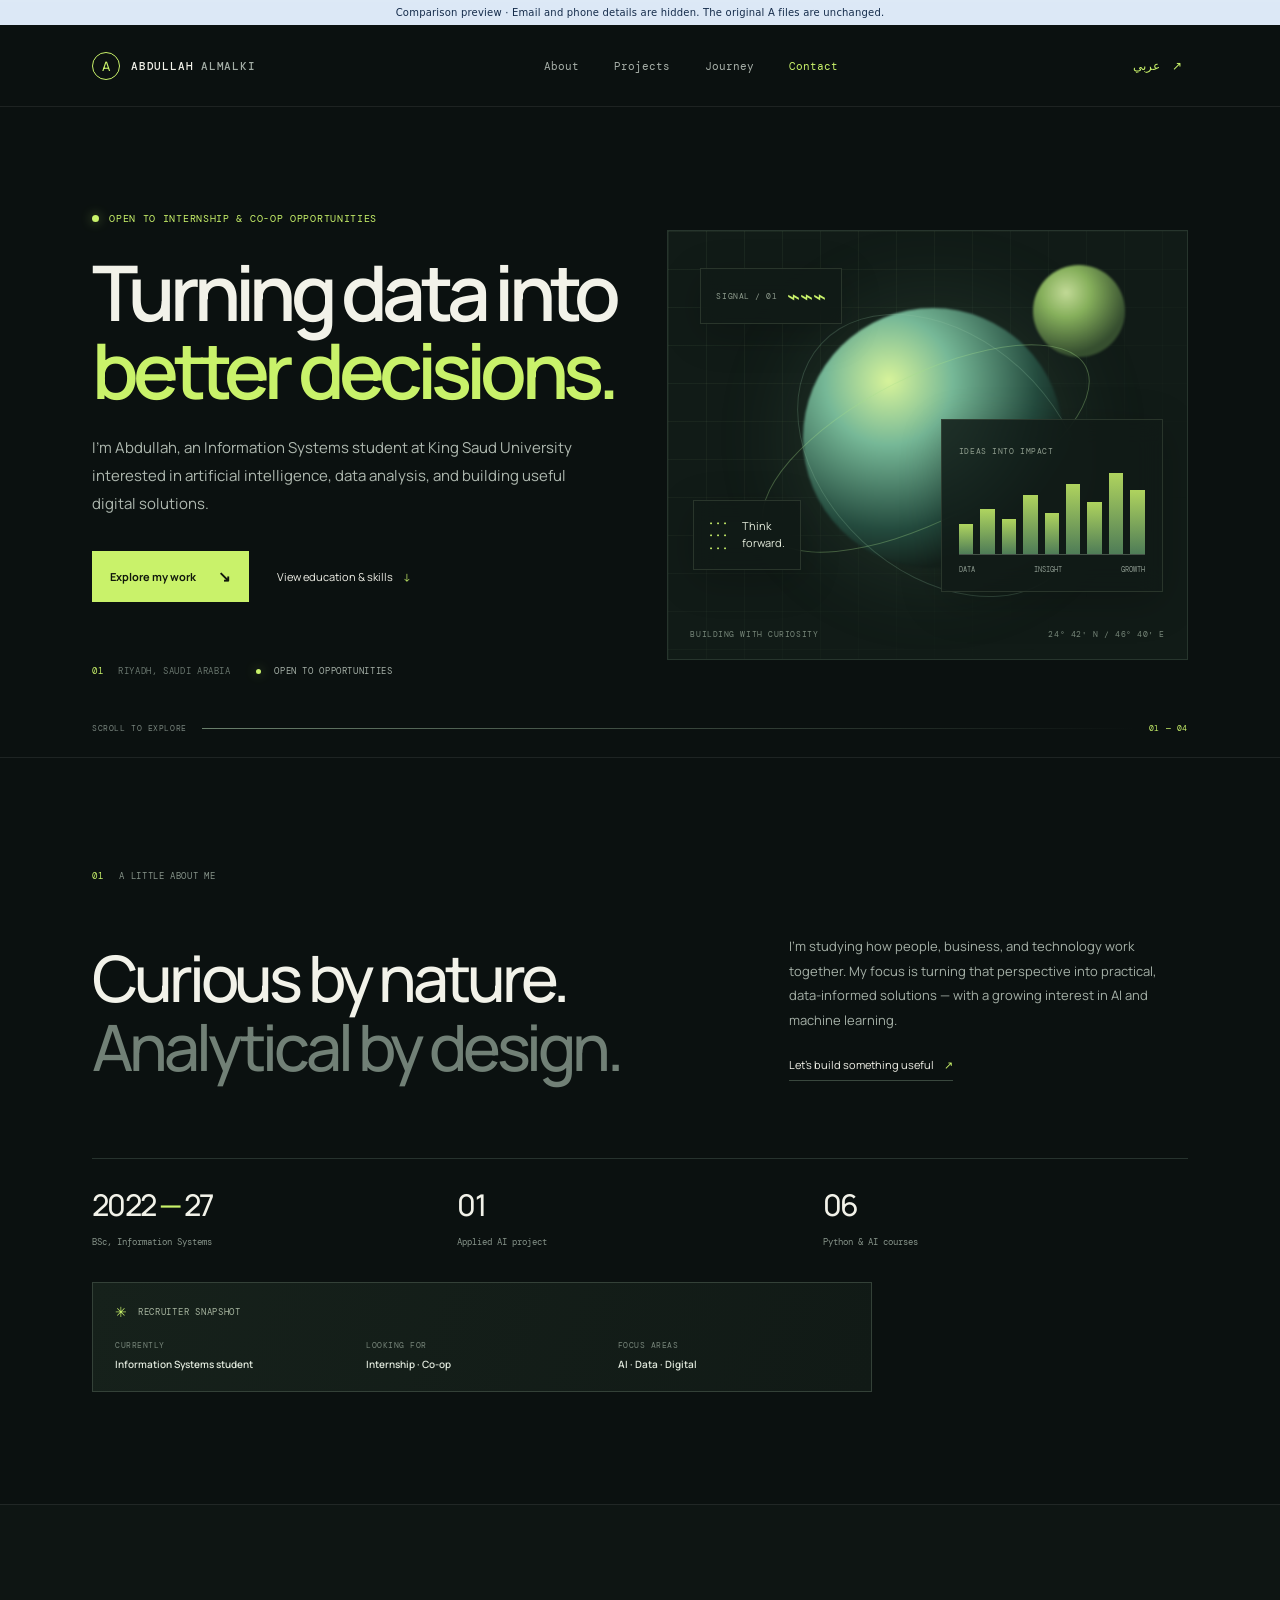
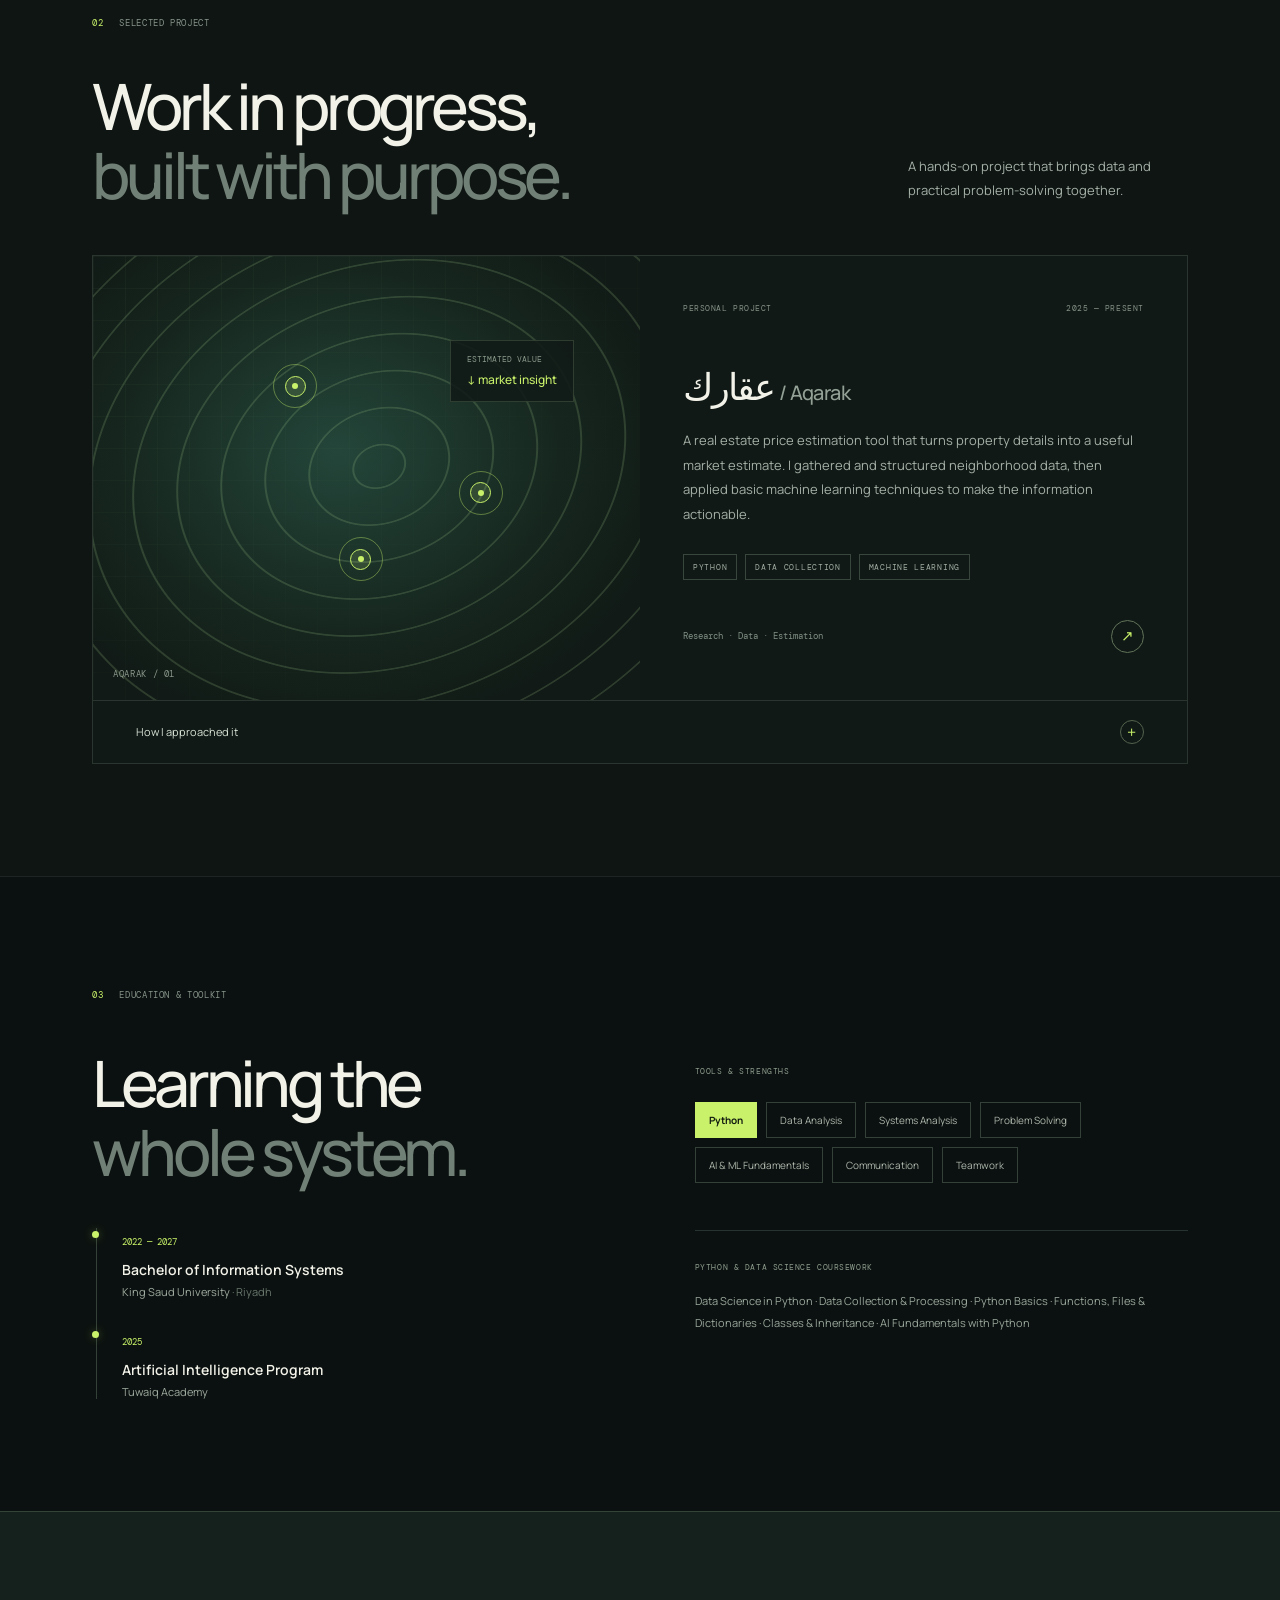
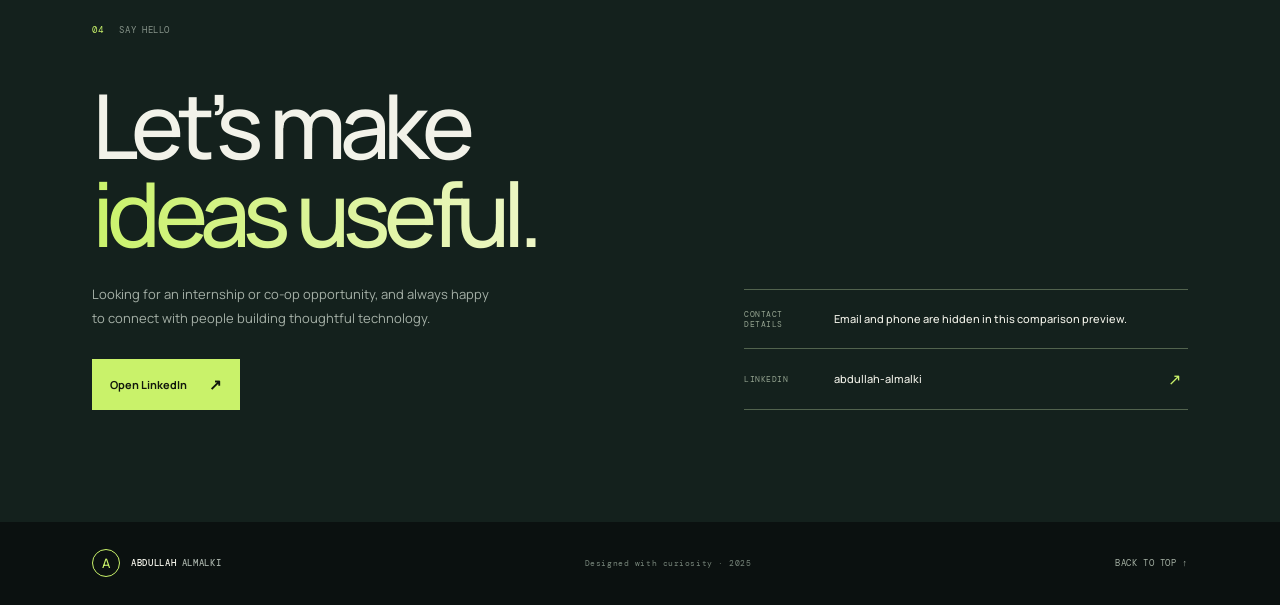
<file: comparison/a-preview/index.html>
<!doctype html>
<html lang="en">
<head>
  <meta charset="utf-8" />
  <meta name="viewport" content="width=device-width, initial-scale=1" />
  <meta name="theme-color" content="#0b1110" />
  <meta name="description" content="Abdullah Almalki — Information Systems student exploring AI, data analysis, and digital transformation." />
  <title>Abdullah Almalki — Information Systems & AI</title>
  <link rel="preconnect" href="https://fonts.googleapis.com">
  <link rel="preconnect" href="https://fonts.gstatic.com" crossorigin>
  <link href="https://fonts.googleapis.com/css2?family=DM+Mono:wght@400;500&family=Manrope:wght@400;500;600;700;800&family=Noto+Sans+Arabic:wght@400;500;600;700;800&display=swap" rel="stylesheet">
  <link rel="stylesheet" href="style.css" />
</head>
<body>
  <div class="reading-progress" aria-hidden="true"><span id="progress-fill"></span></div>
  <div class="preview-banner">Comparison preview · Email and phone details are hidden. The original A files are unchanged.</div>
  <div class="page-shell">
    <header class="topbar">
      <a class="wordmark" href="#home" aria-label="Abdullah Almalki home"><span class="mark">A</span><span>ABDULLAH <b>ALMALKI</b></span></a>
      <nav aria-label="Main navigation">
        <a href="#about" data-en="About" data-ar="نبذة">About</a>
        <a href="#work" data-en="Projects" data-ar="المشاريع">Projects</a>
        <a href="#journey" data-en="Journey" data-ar="المسيرة">Journey</a>
        <a href="#contact" data-en="Contact" data-ar="تواصل">Contact</a>
      </nav>
      <button class="lang-switch" id="language" aria-label="Switch language">عربي <span>↗</span></button>
    </header>

    <main>
      <section class="hero" id="home">
        <div class="hero-copy">
          <div class="eyebrow"><span class="pulse"></span><span data-en="OPEN TO INTERNSHIP & CO-OP OPPORTUNITIES" data-ar="متاح لفرص التدريب والتدريب التعاوني">OPEN TO INTERNSHIP &amp; CO-OP OPPORTUNITIES</span></div>
          <h1><span data-en="Turning data into" data-ar="أحوّل البيانات إلى">Turning data into</span><br><em data-en="better decisions." data-ar="قرارات أفضل.">better decisions.</em></h1>
          <p class="hero-intro" data-en="I’m Abdullah, an Information Systems student at King Saud University interested in artificial intelligence, data analysis, and building useful digital solutions." data-ar="أنا عبدالله، طالب نظم معلومات في جامعة الملك سعود، مهتم بالذكاء الاصطناعي وتحليل البيانات وبناء حلول رقمية مفيدة.">I’m Abdullah, an Information Systems student at King Saud University interested in artificial intelligence, data analysis, and building useful digital solutions.</p>
          <div class="hero-actions"><a class="button primary" href="#work" data-en="Explore my work" data-ar="اكتشف مشاريعي">Explore my work <span>↘</span></a><a class="text-link" href="#journey" data-en="View education & skills" data-ar="عرض التعليم والمهارات">View education &amp; skills <span>↓</span></a></div>
          <div class="hero-meta"><span><i>01</i> RIYADH, SAUDI ARABIA</span><span class="availability"><b></b> OPEN TO OPPORTUNITIES</span></div>
        </div>
        <div class="hero-art" aria-label="Abstract data visualization">
          <div class="art-grid"></div><div class="orb orb-one"></div><div class="orb orb-two"></div><div class="orbit orbit-a"></div><div class="orbit orbit-b"></div>
          <div class="data-card card-top"><span class="mini-label">SIGNAL / 01</span><span class="sparkline">⌁⌁⌁</span></div>
          <div class="data-card card-main"><span class="mini-label">IDEAS INTO IMPACT</span><div class="chart-bars"><i></i><i></i><i></i><i></i><i></i><i></i><i></i><i></i><i></i></div><div class="chart-foot"><span>DATA</span><span>INSIGHT</span><span>GROWTH</span></div></div>
          <div class="data-card card-side"><span class="dot-grid">···<br>···<br>···</span><span>Think<br>forward.</span></div>
          <div class="art-caption"><span>BUILDING WITH CURIOSITY</span><span>24° 42′ N / 46° 40′ E</span></div>
        </div>
        <div class="hero-bottom"><span>SCROLL TO EXPLORE</span><span class="scroll-line"></span><span>01 — 04</span></div>
      </section>

      <section class="intro section" id="about">
        <div class="section-label"><span>01</span><span data-en="A LITTLE ABOUT ME" data-ar="نبذة عني">A LITTLE ABOUT ME</span></div>
        <div class="intro-content"><h2 data-en="Curious by nature.<br><span>Analytical by design.</span>" data-ar="فضولي بطبيعتي.<br><span>تحليلي في تفكيري.</span>">Curious by nature.<br><span>Analytical by design.</span></h2><div class="intro-text"><p data-en="I’m studying how people, business, and technology work together. My focus is turning that perspective into practical, data-informed solutions — with a growing interest in AI and machine learning." data-ar="أدرس كيف تتكامل الأعمال والتقنية واحتياجات الناس. أطمح إلى تحويل هذا الفهم إلى حلول عملية تستند إلى البيانات، مع اهتمام متنامٍ بالذكاء الاصطناعي وتعلّم الآلة.">I’m studying how people, business, and technology work together. My focus is turning that perspective into practical, data-informed solutions — with a growing interest in AI and machine learning.</p><a class="under-link" href="#contact" data-en="Let’s build something useful" data-ar="لنبنِ شيئًا مفيدًا">Let’s build something useful <span>↗</span></a></div></div>
        <div class="stats"><div><strong>2022<span>—</span>27</strong><small data-en="BSc, Information Systems" data-ar="بكالوريوس نظم المعلومات">BSc, Information Systems</small></div><div><strong>01</strong><small data-en="Applied AI project" data-ar="مشروع تطبيقي في الذكاء الاصطناعي">Applied AI project</small></div><div><strong>06</strong><small data-en="Python & AI courses" data-ar="دورات في بايثون والذكاء الاصطناعي">Python &amp; AI courses</small></div></div>
        <div class="recruiter-snapshot"><div class="snapshot-title"><span class="snapshot-icon">✳</span><span data-en="RECRUITER SNAPSHOT" data-ar="لمحة سريعة للتوظيف">RECRUITER SNAPSHOT</span></div><div class="snapshot-grid"><div><small data-en="CURRENTLY" data-ar="الوضع الحالي">CURRENTLY</small><b data-en="Information Systems student" data-ar="طالب نظم معلومات">Information Systems student</b></div><div><small data-en="LOOKING FOR" data-ar="أبحث عن">LOOKING FOR</small><b data-en="Internship · Co-op" data-ar="تدريب · تدريب تعاوني">Internship · Co-op</b></div><div><small data-en="FOCUS AREAS" data-ar="مجالات الاهتمام">FOCUS AREAS</small><b>AI · Data · Digital</b></div></div></div>
      </section>

      <section class="projects section" id="work">
        <div class="section-label"><span>02</span><span data-en="SELECTED PROJECT" data-ar="مشروع مختار">SELECTED PROJECT</span></div>
        <div class="section-heading"><h2 data-en="Work in progress,<br><span>built with purpose.</span>" data-ar="عمل يتطور،<br><span>وأثر له هدف.</span>">Work in progress,<br><span>built with purpose.</span></h2><p data-en="A hands-on project that brings data and practical problem-solving together." data-ar="مشروع عملي يجمع بين البيانات وحل المشكلات الواقعية.">A hands-on project that brings data and practical problem-solving together.</p></div>
        <article class="project-card"><div class="project-visual"><div class="map-grid"></div><div class="map-lines"></div><div class="pin pin-a"><span></span></div><div class="pin pin-b"><span></span></div><div class="pin pin-c"><span></span></div><div class="price-chip"><small>ESTIMATED VALUE</small><strong>↓ market insight</strong></div><div class="project-visual-label">AQARAK / 01</div></div><div class="project-info"><div class="project-overline"><span>PERSONAL PROJECT</span><span>2025 — PRESENT</span></div><h3>عقارك <span>/ Aqarak</span></h3><p data-en="A real estate price estimation tool that turns property details into a useful market estimate. I gathered and structured neighborhood data, then applied basic machine learning techniques to make the information actionable." data-ar="أداة لتقدير أسعار العقارات تحوّل مواصفات العقار إلى تقدير سوقي مفيد. جمعت بيانات الأحياء ونظّمتها، ثم استخدمت أساليب أساسية في تعلّم الآلة لتحويل البيانات إلى نتائج عملية.">A real estate price estimation tool that turns property details into a useful market estimate. I gathered and structured neighborhood data, then applied basic machine learning techniques to make the information actionable.</p><div class="tags"><span>PYTHON</span><span>DATA COLLECTION</span><span>MACHINE LEARNING</span></div><div class="project-bottom"><span data-en="Research · Data · Estimation" data-ar="بحث · بيانات · تقدير">Research · Data · Estimation</span><span class="arrow-round">↗</span></div></div><details class="case-study"><summary><span data-en="How I approached it" data-ar="كيف عملت على المشروع">How I approached it</span><span class="case-toggle">+</span></summary><div class="case-content"><p data-en="The idea is to make local property data easier to use when forming an initial estimate. The workflow starts with property characteristics and neighborhood records, then organizes comparable information to support a simple, data-informed estimate." data-ar="تهدف الفكرة إلى تسهيل الاستفادة من بيانات العقارات المحلية عند وضع تقدير أولي. تبدأ الخطوات بمواصفات العقار وسجلات الأحياء، ثم تنظيم المعلومات المتقاربة لدعم تقدير مبسط قائم على البيانات.">The idea is to make local property data easier to use when forming an initial estimate. The workflow starts with property characteristics and neighborhood records, then organizes comparable information to support a simple, data-informed estimate.</p><div class="case-steps"><div><i>01</i><b data-en="Collect" data-ar="جمع">Collect</b><small data-en="Property and neighborhood data" data-ar="بيانات العقارات والأحياء">Property and neighborhood data</small></div><div><i>02</i><b data-en="Structure" data-ar="تنظيم">Structure</b><small data-en="Prepare fields for comparison" data-ar="تهيئة البيانات للمقارنة">Prepare fields for comparison</small></div><div><i>03</i><b data-en="Estimate" data-ar="تقدير">Estimate</b><small data-en="Explore a practical ML approach" data-ar="تجربة أسلوب عملي لتعلّم الآلة">Explore a practical ML approach</small></div></div></div></details></article>
      </section>

      <section class="journey section" id="journey">
        <div class="section-label"><span>03</span><span data-en="EDUCATION & TOOLKIT" data-ar="التعليم والمهارات">EDUCATION &amp; TOOLKIT</span></div>
        <div class="journey-grid"><div><h2 data-en="Learning the<br><span>whole system.</span>" data-ar="أتعلم فهم<br><span>الصورة كاملة.</span>">Learning the<br><span>whole system.</span></h2><div class="timeline"><article><time>2022 — 2027</time><h3 data-en="Bachelor of Information Systems" data-ar="بكالوريوس نظم المعلومات">Bachelor of Information Systems</h3><p>King Saud University <span>· Riyadh</span></p></article><article><time>2025</time><h3 data-en="Artificial Intelligence Program" data-ar="برنامج الذكاء الاصطناعي">Artificial Intelligence Program</h3><p>Tuwaiq Academy</p></article></div></div><div class="toolkit"><span class="mini-label">TOOLS &amp; STRENGTHS</span><div class="skill-cloud"><span class="skill featured">Python</span><span class="skill">Data Analysis</span><span class="skill">Systems Analysis</span><span class="skill">Problem Solving</span><span class="skill">AI &amp; ML Fundamentals</span><span class="skill">Communication</span><span class="skill">Teamwork</span></div><div class="certs"><span class="mini-label" data-en="PYTHON & DATA SCIENCE COURSEWORK" data-ar="دورات بايثون وعلوم البيانات">PYTHON &amp; DATA SCIENCE COURSEWORK</span><p>Data Science in Python · Data Collection &amp; Processing · Python Basics · Functions, Files &amp; Dictionaries · Classes &amp; Inheritance · AI Fundamentals with Python</p></div></div></div>
      </section>

      <section class="contact section" id="contact"><div class="section-label"><span>04</span><span data-en="SAY HELLO" data-ar="تواصل معي">SAY HELLO</span></div><div class="contact-inner"><div><h2 data-en="Let’s make<br><em>ideas useful.</em>" data-ar="لنجعل<br><em>الأفكار مفيدة.</em>">Let’s make<br><em>ideas useful.</em></h2><p data-en="Looking for an internship or co-op opportunity, and always happy to connect with people building thoughtful technology." data-ar="أبحث عن فرصة تدريب أو تدريب تعاوني، ويسعدني التواصل مع المهتمين ببناء تقنيات هادفة.">Looking for an internship or co-op opportunity, and always happy to connect with people building thoughtful technology.</p><div class="contact-actions"><a class="button primary" href="https://www.linkedin.com/in/abdullah-almalki-9358a1350" target="_blank" rel="noreferrer" data-en="Open LinkedIn" data-ar="افتح لينكدإن">Open LinkedIn <span>↗</span></a></div></div><div class="contact-links"><div class="contact-redacted"><span>CONTACT DETAILS</span><b>Email and phone are hidden in this comparison preview.</b></div><a href="https://www.linkedin.com/in/abdullah-almalki-9358a1350" target="_blank" rel="noreferrer"><span>LINKEDIN</span><b>abdullah-almalki</b><i>↗</i></a></div></div></section>
    </main>
    <footer><a class="wordmark" href="#home"><span class="mark">A</span><span>ABDULLAH <b>ALMALKI</b></span></a><span data-en="Designed with curiosity · 2025" data-ar="صُمم بفضول · 2025">Designed with curiosity · 2025</span><a href="#home" class="back-top" data-en="BACK TO TOP ↑" data-ar="للأعلى ↑">BACK TO TOP ↑</a></footer>
  </div>
  <script src="script.js"></script>
</body>
</html>
</file>
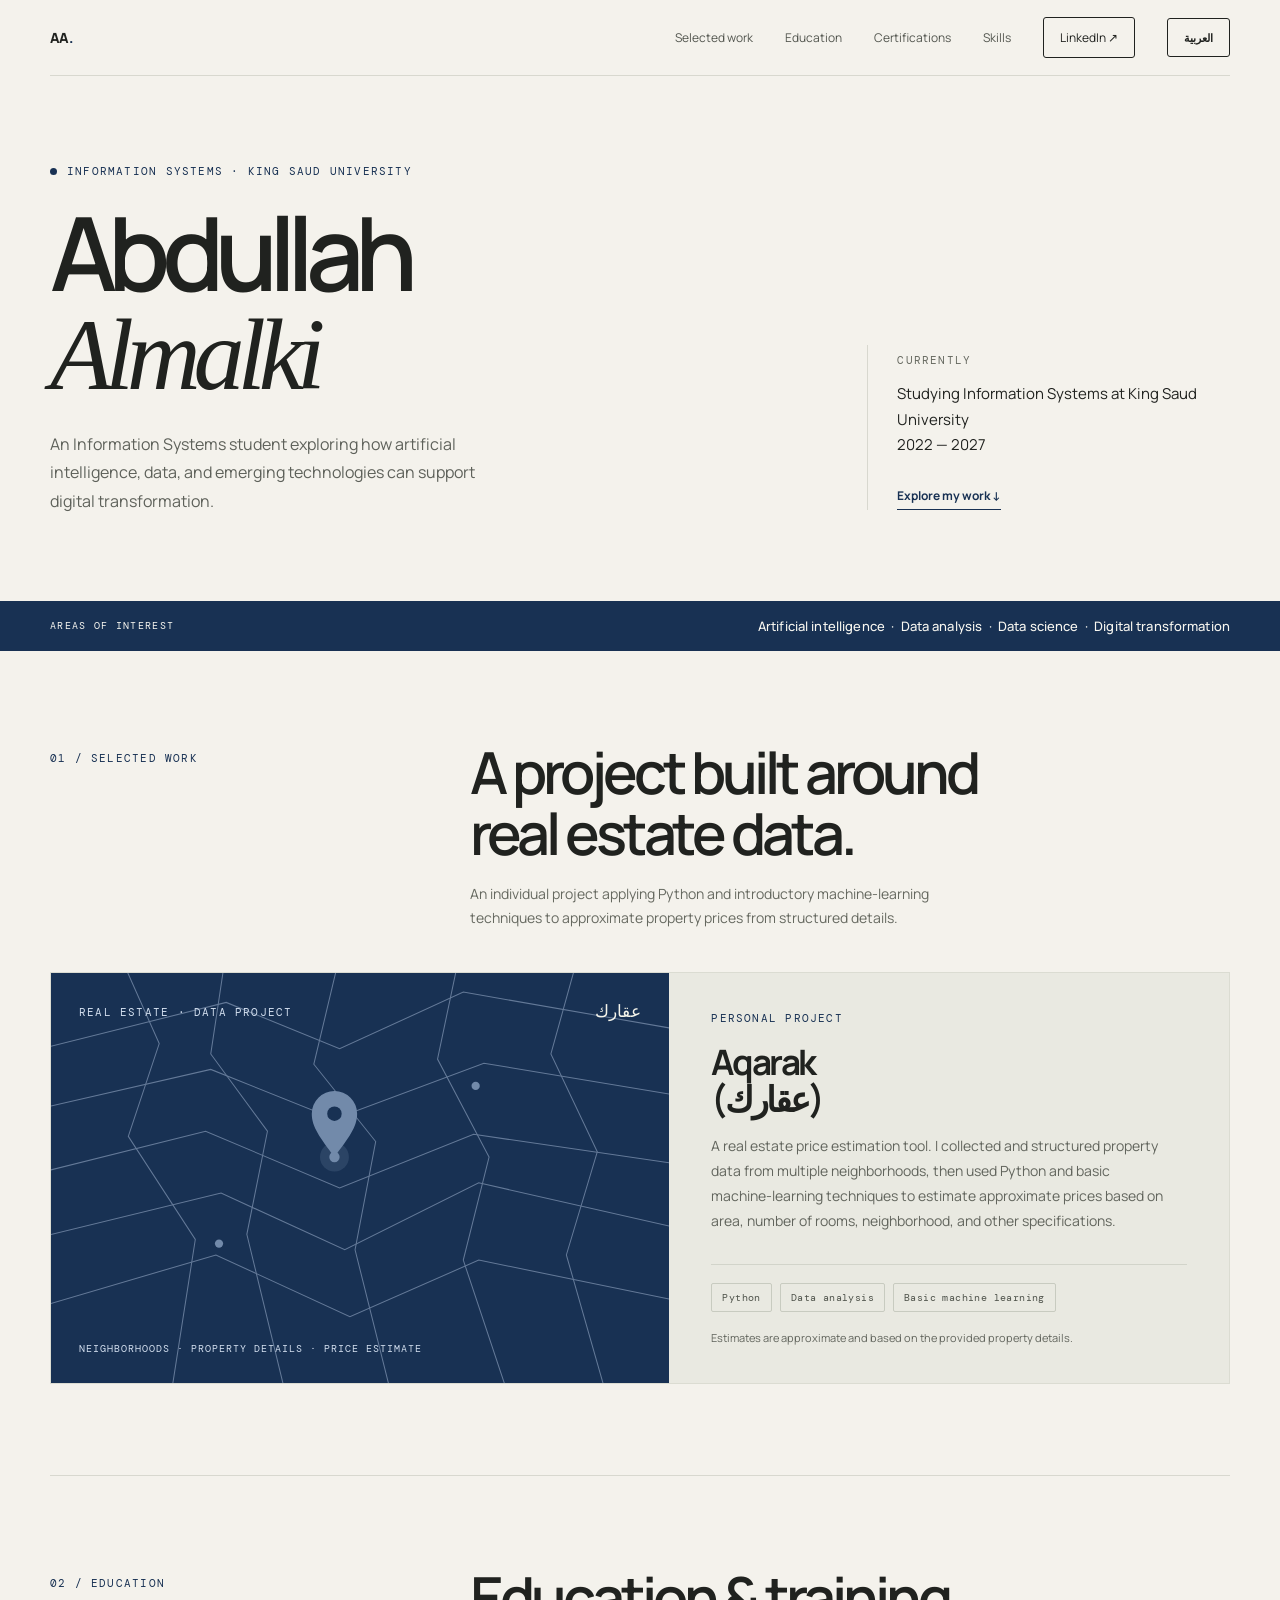
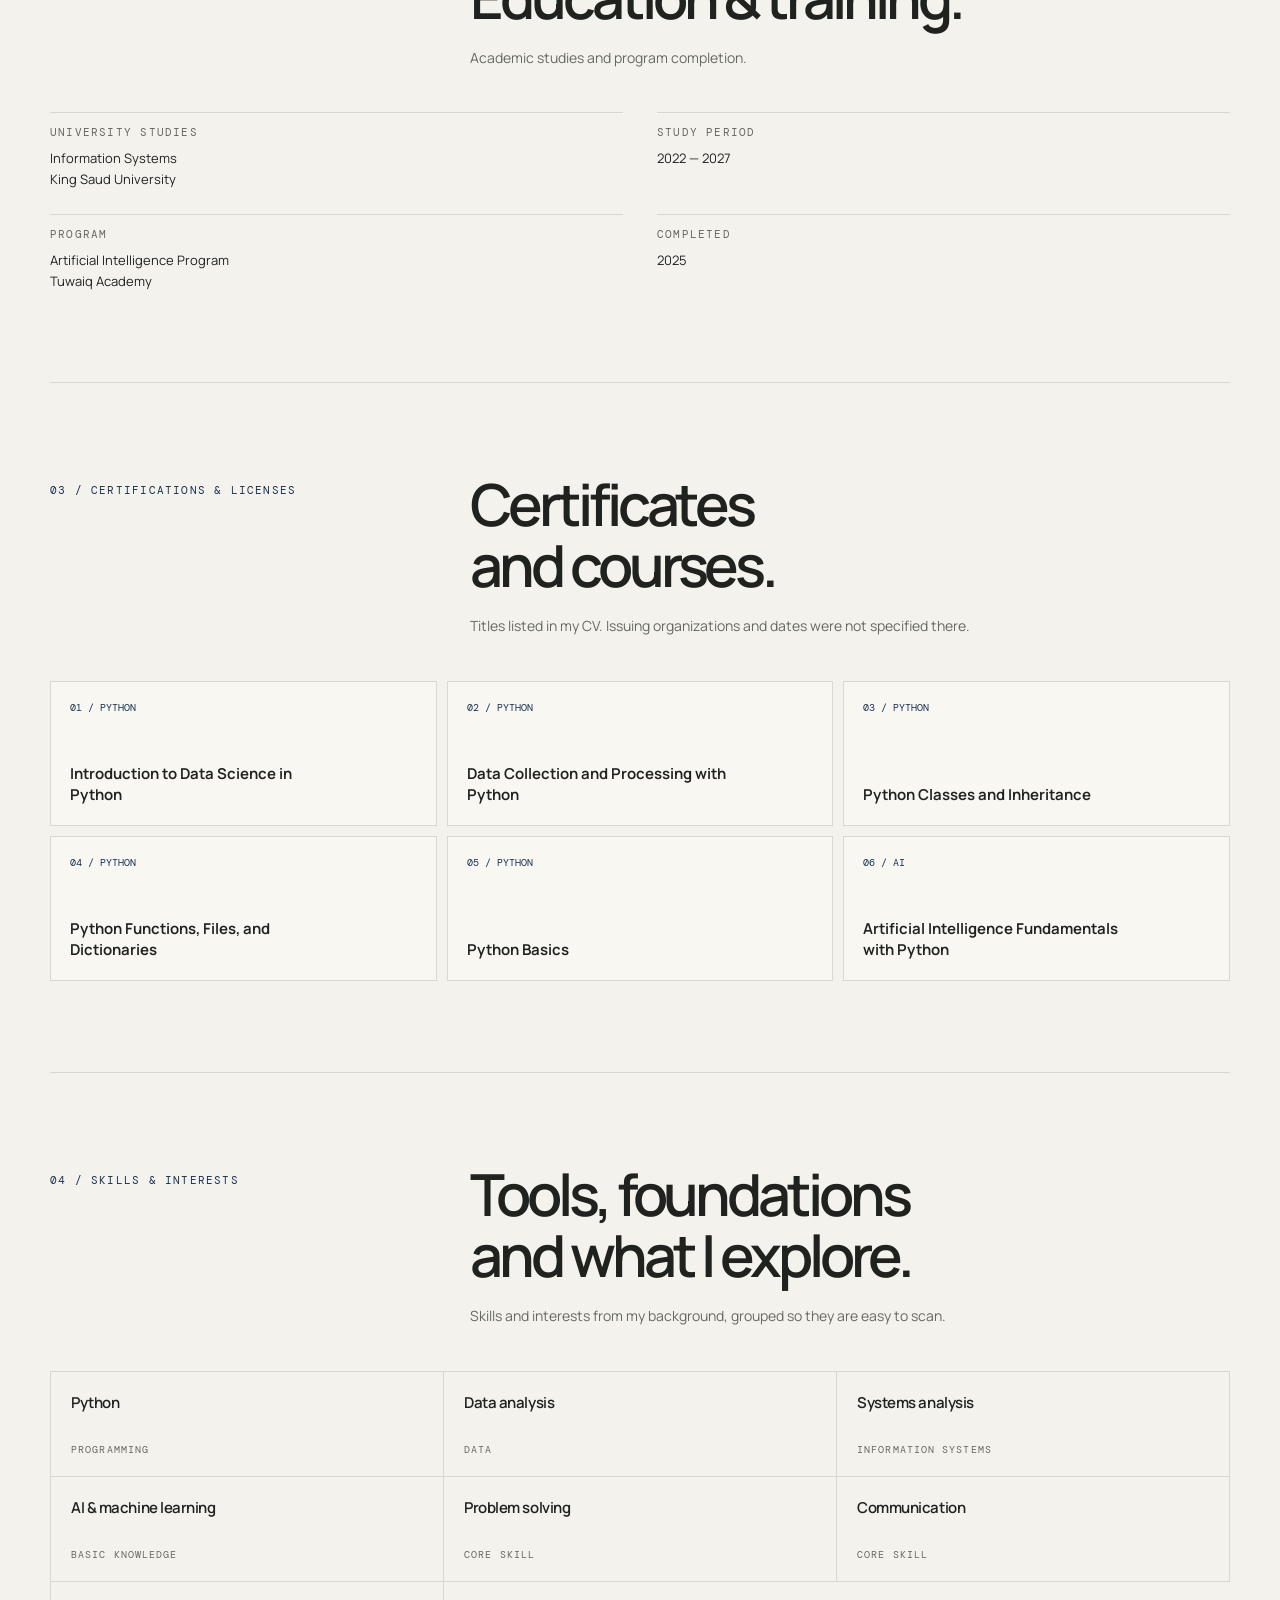
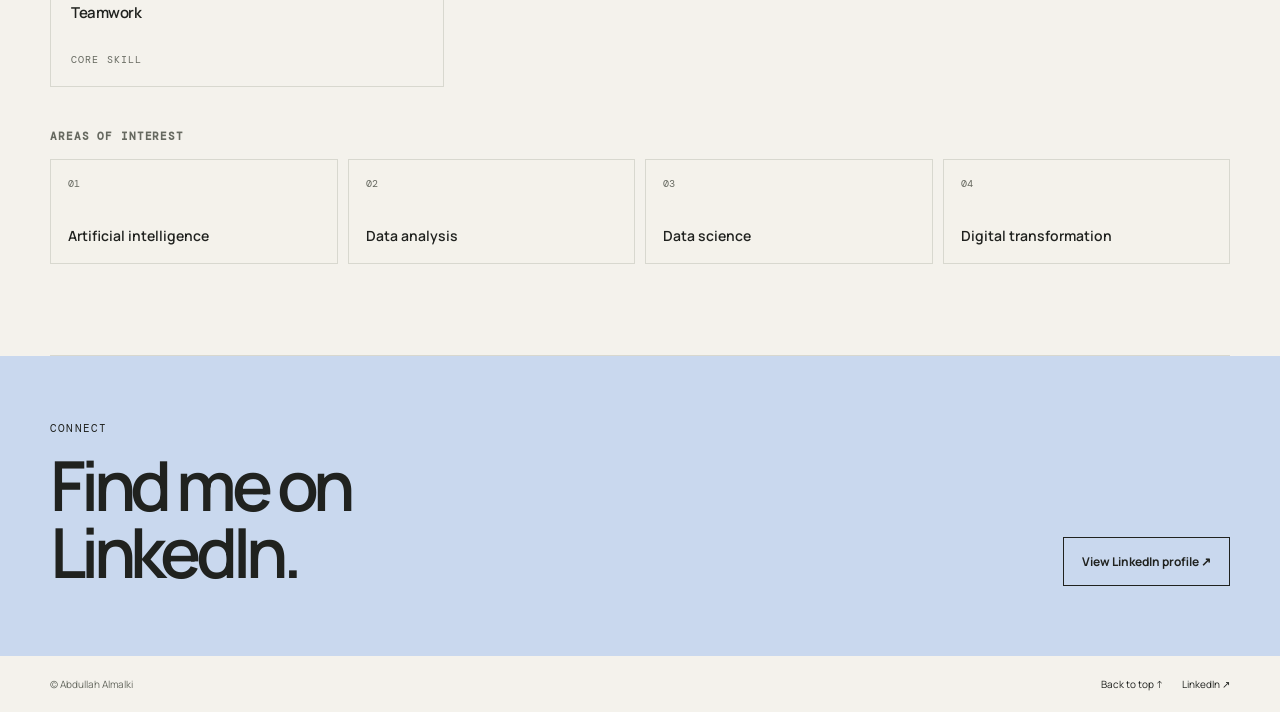
<file: comparison/b-preview/index.html>
<!doctype html>
<html lang="en" dir="ltr">
<head>
  <meta charset="utf-8">
  <meta name="viewport" content="width=device-width, initial-scale=1">
  <meta name="theme-color" content="#f4f2ec">
  <meta name="description" content="Abdullah Almalki — Information Systems student at King Saud University, interested in AI, data analysis, emerging technologies, and digital transformation.">
  <title>Abdullah Almalki — Information Systems</title>
  <link rel="preconnect" href="https://fonts.googleapis.com">
  <link rel="preconnect" href="https://fonts.gstatic.com" crossorigin>
  <link href="https://fonts.googleapis.com/css2?family=DM+Mono:wght@400;500&family=Manrope:wght@400;500;600;700;800&display=swap" rel="stylesheet">
  <style>
    :root{--paper:#f4f2ec;--ink:#20221f;--muted:#666960;--line:#d8d8cf;--green:#183153;--lime:#c9d8ee;--serif:Georgia,'Times New Roman',serif;--sans:'Manrope',Arial,sans-serif;--mono:'DM Mono',monospace}
    *{box-sizing:border-box}html{scroll-behavior:smooth}body{margin:0;background:var(--paper);color:var(--ink);font-family:var(--sans);-webkit-font-smoothing:antialiased}a{color:inherit;text-decoration:none}a:focus-visible{outline:2px solid var(--green);outline-offset:4px}.wrap{width:min(1180px,calc(100% - 64px));margin:auto}.mono{font-family:var(--mono);font-size:11px;letter-spacing:.11em;text-transform:uppercase}.topbar{height:76px;border-bottom:1px solid var(--line);display:flex;align-items:center;justify-content:space-between}.brand{font-weight:800;font-size:14px;letter-spacing:-.04em}.brand span{color:var(--green)}nav{display:flex;gap:32px;align-items:center;font-size:12px;color:#53564f}.nav-link:hover,.text-link:hover{color:var(--green)}.nav-cta{border:1px solid var(--ink);padding:11px 16px;border-radius:3px;color:var(--ink)}.nav-cta:hover{background:var(--ink);color:var(--paper)}
    .hero{padding:88px 0 85px;display:grid;grid-template-columns:1.35fr .65fr;gap:64px;align-items:end;min-height:510px}.eyebrow{display:flex;align-items:center;gap:10px;color:var(--green)}.dot{width:7px;height:7px;border-radius:50%;background:var(--green);display:inline-block}.hero h1{font-size:clamp(56px,8vw,104px);line-height:.96;letter-spacing:-.085em;margin:25px 0 25px;font-weight:600}.hero h1 em{font-family:var(--serif);font-weight:400;letter-spacing:-.07em}.hero-copy{max-width:460px;font-size:16px;line-height:1.8;color:#5e615a;margin:0}.hero-side{border-left:1px solid var(--line);padding:8px 0 5px 29px;margin-bottom:6px}.side-label{color:var(--muted);margin-bottom:14px}.hero-side p{font-size:15px;line-height:1.7;margin:0 0 25px}.hero-side .text-link{font-size:12px;font-weight:700;border-bottom:1px solid var(--green);padding-bottom:5px;color:var(--green)}
    .ticker{background:var(--green);color:#f8f7f1;padding:16px 0}.ticker-inner{display:flex;justify-content:space-between;align-items:center;gap:20px}.ticker .mono{font-size:10px;letter-spacing:.13em}.ticker strong{font-weight:500;font-size:13px;letter-spacing:.01em}.section{padding:91px 0;border-bottom:1px solid var(--line)}.section-head{display:grid;grid-template-columns:1fr 2fr;gap:40px;margin-bottom:43px}.section-index{color:var(--green);padding-top:9px}.section-title{font-size:clamp(35px,5vw,58px);line-height:1.05;letter-spacing:-.07em;font-weight:600;margin:0}.section-desc{max-width:520px;color:var(--muted);line-height:1.7;font-size:14px;margin:18px 0 0}.project-card{background:#e9e9e1;border:1px solid #dbdcd2;display:grid;grid-template-columns:1.05fr .95fr;min-height:370px}.project-art{background:var(--green);color:#f5f5eb;display:flex;flex-direction:column;justify-content:space-between;padding:28px;position:relative;overflow:hidden}.art-top{display:flex;justify-content:space-between;align-items:center;position:relative;z-index:2}.art-label{color:#d3dfef}.art-mark{font-family:var(--serif);font-size:17px}.map-art{position:absolute;inset:0;opacity:.56}.map-art svg{width:100%;height:100%}.map-caption{position:relative;z-index:2;font-family:var(--mono);font-size:10px;letter-spacing:.1em;text-transform:uppercase;color:#d3dfef}.project-info{padding:38px 42px;display:flex;flex-direction:column;justify-content:space-between}.project-kicker{color:var(--green);margin-bottom:19px}.project-info h3{font-size:35px;letter-spacing:-.07em;margin:0 0 15px;line-height:1.05}.project-info p{font-size:14px;line-height:1.8;color:#62655d;margin:0;max-width:460px}.project-meta{border-top:1px solid #d2d4ca;margin-top:30px;padding-top:18px;display:flex;gap:8px;flex-wrap:wrap}.tag{border:1px solid #c8cbc0;padding:7px 10px;border-radius:2px;color:#4f534b;font-size:10px;font-family:var(--mono);letter-spacing:.04em}.project-note{font-size:11px;color:#62655d;margin-top:18px}
    .about-grid{display:grid;grid-template-columns:1fr 1fr;gap:80px}.about-copy{font-family:var(--serif);font-size:clamp(24px,3vw,34px);line-height:1.42;letter-spacing:-.025em;margin:0}.about-details{display:grid;grid-template-columns:1fr 1fr;gap:24px 34px;align-content:start}.detail{border-top:1px solid var(--line);padding-top:12px}.detail-label{color:var(--muted);margin-bottom:9px}.detail-value{font-size:13px;line-height:1.6}.skills-grid{display:grid;grid-template-columns:repeat(3,1fr);border-top:1px solid var(--line);border-left:1px solid var(--line)}.skill{min-height:105px;padding:20px;border-right:1px solid var(--line);border-bottom:1px solid var(--line);display:flex;flex-direction:column;justify-content:space-between}.skill-name{font-size:15px;font-weight:600;letter-spacing:-.03em}.skill-type{color:var(--muted);font-size:10px}.interest-title{margin:42px 0 16px;font-size:11px;color:var(--muted);letter-spacing:.08em;text-transform:uppercase}.interest-grid{display:grid;grid-template-columns:repeat(4,1fr);gap:10px}.interest{min-height:105px;padding:17px;border:1px solid var(--line);display:flex;flex-direction:column;justify-content:space-between;background:color-mix(in srgb,var(--paper) 55%,transparent)}.interest-index{font:10px var(--mono);color:var(--muted)}.interest-name{font-size:14px;font-weight:600;line-height:1.4}.closing{background:var(--lime);padding:65px 0 70px}.closing-inner{display:flex;justify-content:space-between;align-items:end;gap:30px}.closing h2{font-size:clamp(37px,6vw,69px);letter-spacing:-.075em;line-height:.98;margin:16px 0 0;font-weight:600}.closing a{border:1px solid var(--ink);padding:15px 18px;font-size:12px;font-weight:700;white-space:nowrap}.closing a:hover{background:var(--ink);color:var(--lime)}footer{padding:21px 0;display:flex;justify-content:space-between;color:var(--muted);font-size:10px}.footer-links{display:flex;gap:19px}.footer-links a{color:var(--ink)}
    .cert-grid{display:grid;grid-template-columns:repeat(3,1fr);gap:10px}.cert-card{min-height:145px;border:1px solid var(--line);padding:19px;display:flex;flex-direction:column;justify-content:space-between;background:#f8f7f2}.cert-number{font:10px var(--mono);color:var(--green)}.cert-name{font-size:15px;font-weight:650;line-height:1.45;max-width:270px}
    .language-toggle{font-family:var(--sans);font-size:11px;font-weight:700;background:transparent;cursor:pointer}.language-toggle:hover{background:var(--ink);color:var(--paper)}html[dir="rtl"] body{text-align:right}html[dir="rtl"] .hero-side{border-left:0;border-right:1px solid var(--line);padding:8px 29px 5px 0}html[dir="rtl"] .section-desc{margin-inline-start:0;margin-inline-end:0}html[dir="rtl"] .project-info p{margin-inline-start:0}html[dir="rtl"] .project-info{direction:rtl}
    @media(max-width:760px){.wrap{width:min(100% - 38px,560px)}.topbar{height:auto;min-height:66px;padding-top:10px;padding-bottom:10px;gap:10px}nav{gap:8px;font-size:10px;flex-wrap:wrap;justify-content:flex-end}.nav-item{display:inline}.nav-cta{padding:8px 9px}.hero{padding:70px 0 60px;grid-template-columns:1fr;gap:37px;min-height:0}.hero h1{font-size:clamp(57px,15vw,86px)}.hero-side{border-left:0;border-top:1px solid var(--line);padding:20px 0 0;margin:0}html[dir="rtl"] .hero-side{border-right:0;border-top:1px solid var(--line);padding:20px 0 0}.ticker-inner{align-items:flex-start;flex-direction:column;gap:9px}.section{padding:67px 0}.section-head{grid-template-columns:1fr;gap:15px;margin-bottom:30px}.section-index{padding:0}.project-card{grid-template-columns:1fr}.project-art{min-height:230px}.project-info{padding:27px 23px}.project-info h3{font-size:31px}.about-grid{grid-template-columns:1fr;gap:36px}.about-details{gap:20px}.cert-grid{grid-template-columns:repeat(2,minmax(0,1fr))}.cert-card{min-height:130px;padding:15px}.cert-name{font-size:13px}.skills-grid{grid-template-columns:repeat(2,1fr)}.skill{min-height:95px;padding:16px}.interest-grid{grid-template-columns:repeat(2,1fr)}.interest{min-height:90px;padding:14px}.closing{padding:49px 0}.closing-inner{align-items:flex-start;flex-direction:column}.closing a{margin-top:3px}footer{gap:15px;flex-direction:column}.footer-links{flex-wrap:wrap}}
    @media(prefers-reduced-motion:reduce){html{scroll-behavior:auto}}
  </style>
</head>
<body>
  <header class="wrap topbar">
    <a class="brand" href="#top" aria-label="Abdullah Almalki, home">AA<span>.</span></a>
    <nav aria-label="Main navigation">
      <a class="nav-item nav-link" href="#work">Selected work</a>
      <a class="nav-item nav-link" href="#education">Education</a>
      <a class="nav-item nav-link" href="#certifications">Certifications</a>
      <a class="nav-item nav-link" href="#skills">Skills</a>
      <a class="nav-cta" href="https://www.linkedin.com/in/abdullah-almalki-9358a1350" target="_blank" rel="noreferrer">LinkedIn ↗</a>
      <button class="nav-cta language-toggle" id="language-toggle" type="button" aria-label="Switch to Arabic" aria-pressed="false">العربية</button>
    </nav>
  </header>
  <main id="top">
    <section class="wrap hero">
      <div>
        <div class="eyebrow mono"><span class="dot"></span> Information Systems · King Saud University</div>
        <h1>Abdullah<br><em>Almalki</em></h1>
        <p class="hero-copy">An Information Systems student exploring how artificial intelligence, data, and emerging technologies can support digital transformation.</p>
      </div>
      <aside class="hero-side">
        <div class="side-label mono">Currently</div>
        <p>Studying Information Systems at King Saud University<br>2022 — 2027</p>
        <a class="text-link" href="#work">Explore my work ↓</a>
      </aside>
    </section>
    <div class="ticker"><div class="wrap ticker-inner"><span class="mono">Areas of interest</span><strong>Artificial intelligence &nbsp;·&nbsp; Data analysis &nbsp;·&nbsp; Data science &nbsp;·&nbsp; Digital transformation</strong></div></div>
    <section class="wrap section" id="work">
      <div class="section-head"><div class="section-index mono">01 / Selected work</div><div><h2 class="section-title">A project built around<br>real estate data.</h2><p class="section-desc">An individual project applying Python and introductory machine-learning techniques to approximate property prices from structured details.</p></div></div>
      <article class="project-card">
        <div class="project-art">
          <div class="art-top"><span class="art-label mono">Real estate · Data project</span><span class="art-mark">عقارك</span></div>
          <div class="map-art" aria-hidden="true"><svg viewBox="0 0 600 400" preserveAspectRatio="xMidYMid slice" fill="none" xmlns="http://www.w3.org/2000/svg"><g stroke="#9fb2ce" stroke-width="1"><path d="M-30 80 170 30l110 45 120-55 230 40M-20 135l175-40 120 48 145-54 210 35M-10 195l160-40 130 55 130-52 240 35M-20 260l185-45 120 55 130-65 220 50M-10 325l170-50 130 60 125-55 220 45"/><path d="m65-20 40 90-30 90 65 100-25 160M170-20l-15 100 55 75-20 100 40 165M280-15l-25 105 60 75-20 105 35 140M395-10l-20 95 50 95-25 100 45 135M510-10l-25 90 45 95-30 100 40 140"/></g><g fill="#b9d0ef"><circle cx="275" cy="180" r="5"/><circle cx="275" cy="180" r="14" fill-opacity=".22"/><circle cx="412" cy="111" r="4"/><circle cx="163" cy="264" r="4"/></g><path d="M275 180c-14-19-22-29-22-42a22 22 0 1 1 44 0c0 13-8 23-22 42Z" fill="#b9d0ef"/><circle cx="275" cy="138" r="7" fill="#183153"/></svg></div>
          <div class="map-caption">Neighborhoods · Property details · Price estimate</div>
        </div>
        <div class="project-info">
          <div><div class="project-kicker mono">Personal project</div><h3>Aqarak<br>(عقارك)</h3><p>A real estate price estimation tool. I collected and structured property data from multiple neighborhoods, then used Python and basic machine-learning techniques to estimate approximate prices based on area, number of rooms, neighborhood, and other specifications.</p></div>
          <div><div class="project-meta"><span class="tag">Python</span><span class="tag">Data analysis</span><span class="tag">Basic machine learning</span></div><div class="project-note">Estimates are approximate and based on the provided property details.</div></div>
        </div>
      </article>
    </section>
    <section class="wrap section" id="education">
      <div class="section-head"><div class="section-index mono">02 / Education</div><div><h2 class="section-title">Education &amp; training.</h2><p class="section-desc">Academic studies and program completion.</p></div></div>
      <div class="about-details">
        <div class="detail"><div class="detail-label mono">University studies</div><div class="detail-value">Information Systems<br>King Saud University</div></div>
        <div class="detail"><div class="detail-label mono">Study period</div><div class="detail-value">2022 — 2027</div></div>
        <div class="detail"><div class="detail-label mono">Program</div><div class="detail-value">Artificial Intelligence Program<br>Tuwaiq Academy</div></div>
        <div class="detail"><div class="detail-label mono">Completed</div><div class="detail-value">2025</div></div>
      </div>
    </section>
    <section class="wrap section" id="certifications">
      <div class="section-head"><div class="section-index mono">03 / Certifications &amp; licenses</div><div><h2 class="section-title">Certificates<br>and courses.</h2><p class="section-desc">Titles listed in my CV. Issuing organizations and dates were not specified there.</p></div></div>
      <div class="cert-grid">
        <article class="cert-card"><span class="cert-number">01 / PYTHON</span><div class="cert-name">Introduction to Data Science in Python</div></article>
        <article class="cert-card"><span class="cert-number">02 / PYTHON</span><div class="cert-name">Data Collection and Processing with Python</div></article>
        <article class="cert-card"><span class="cert-number">03 / PYTHON</span><div class="cert-name">Python Classes and Inheritance</div></article>
        <article class="cert-card"><span class="cert-number">04 / PYTHON</span><div class="cert-name">Python Functions, Files, and Dictionaries</div></article>
        <article class="cert-card"><span class="cert-number">05 / PYTHON</span><div class="cert-name">Python Basics</div></article>
        <article class="cert-card"><span class="cert-number">06 / AI</span><div class="cert-name">Artificial Intelligence Fundamentals with Python</div></article>
      </div>
    </section>
    <section class="wrap section" id="skills">
      <div class="section-head"><div class="section-index mono">04 / Skills & interests</div><div><h2 class="section-title">Tools, foundations<br>and what I explore.</h2><p class="section-desc">Skills and interests from my background, grouped so they are easy to scan.</p></div></div>
      <div class="skills-grid">
        <div class="skill"><span class="skill-name">Python</span><span class="skill-type mono">Programming</span></div>
        <div class="skill"><span class="skill-name">Data analysis</span><span class="skill-type mono">Data</span></div>
        <div class="skill"><span class="skill-name">Systems analysis</span><span class="skill-type mono">Information systems</span></div>
        <div class="skill"><span class="skill-name">AI & machine learning</span><span class="skill-type mono">Basic knowledge</span></div>
        <div class="skill"><span class="skill-name">Problem solving</span><span class="skill-type mono">Core skill</span></div>
        <div class="skill"><span class="skill-name">Communication</span><span class="skill-type mono">Core skill</span></div>
        <div class="skill"><span class="skill-name">Teamwork</span><span class="skill-type mono">Core skill</span></div>
      </div>
      <h3 class="interest-title mono">Areas of interest</h3>
      <div class="interest-grid" aria-label="Areas of interest">
        <div class="interest"><span class="interest-index">01</span><span class="interest-name">Artificial intelligence</span></div>
        <div class="interest"><span class="interest-index">02</span><span class="interest-name">Data analysis</span></div>
        <div class="interest"><span class="interest-index">03</span><span class="interest-name">Data science</span></div>
        <div class="interest"><span class="interest-index">04</span><span class="interest-name">Digital transformation</span></div>
      </div>
    </section>
    <section class="closing"><div class="wrap closing-inner"><div><div class="mono">Connect</div><h2>Find me on<br>LinkedIn.</h2></div><a href="https://www.linkedin.com/in/abdullah-almalki-9358a1350" target="_blank" rel="noreferrer">View LinkedIn profile ↗</a></div></section>
  </main>
  <footer class="wrap"><span>© Abdullah Almalki</span><div class="footer-links"><a href="#top">Back to top ↑</a><a href="https://www.linkedin.com/in/abdullah-almalki-9358a1350" target="_blank" rel="noreferrer">LinkedIn ↗</a></div></footer>
  <script>
    (() => {
      const $ = (selector) => [...document.querySelectorAll(selector)];
      const sections = [
        ['nav .nav-item', ['الأعمال', 'التعليم', 'الشهادات', 'المهارات']],
        ['.eyebrow', ['<span class="dot"></span> نظم المعلومات · جامعة الملك سعود']],
        ['.hero h1', ['عبدالله<br><em>المالكي</em>']],
        ['.hero-copy', ['طالب نظم معلومات، مهتم بكيفية توظيف الذكاء الاصطناعي والبيانات والتقنيات لدعم التحول الرقمي.']],
        ['.side-label', ['حالياً']],
        ['.hero-side p', ['أدرس نظم المعلومات في جامعة الملك سعود<br>2022 — 2027']],
        ['.hero-side .text-link', ['استكشف مشاريعي ↓']],
        ['.ticker .mono', ['مجالات الاهتمام']],
        ['.ticker strong', ['الذكاء الاصطناعي &nbsp;·&nbsp; تحليل البيانات &nbsp;·&nbsp; علم البيانات &nbsp;·&nbsp; التحول الرقمي']],
        ['.section-head', [
          '<div class="section-index mono">01 / أعمال مختارة</div><div><h2 class="section-title">مشروع يوظف<br>بيانات العقارات.</h2><p class="section-desc">مشروع فردي يستخدم بايثون وتقنيات تعلم آلي أساسية لتقدير أسعار العقارات تقريبياً من بيانات منظمة.</p></div>',
          '<div class="section-index mono">02 / التعليم</div><div><h2 class="section-title">التعليم والتدريب.</h2><p class="section-desc">الدراسة الجامعية والبرنامج التدريبي.</p></div>',
          '<div class="section-index mono">03 / الشهادات والتراخيص</div><div><h2 class="section-title">الشهادات<br>والدورات.</h2><p class="section-desc">المسميات الواردة في سيرتي الذاتية. لم تُذكر الجهات المانحة أو تواريخ الحصول عليها.</p></div>',
          '<div class="section-index mono">04 / المهارات والاهتمامات</div><div><h2 class="section-title">أدوات ومعارف<br>ومجالات أستكشفها.</h2><p class="section-desc">مهاراتي واهتماماتي مرتبة لتسهيل الاطلاع عليها.</p></div>'
        ]],
        ['.art-label', ['عقارات · مشروع بيانات']],
        ['.map-caption', ['الأحياء · تفاصيل العقار · تقدير السعر']],
        ['.project-kicker', ['مشروع شخصي']],
        ['.project-info h3', ['عقارك<br>(Aqarak)']],
        ['.project-info p', ['أداة لتقدير أسعار العقارات. جمعت بيانات عقارية من أحياء متعددة ونظمتها، ثم استخدمت بايثون وتقنيات تعلم آلي أساسية لتقدير الأسعار تقريبياً وفق المساحة وعدد الغرف والحي ومواصفات أخرى.']],
        ['.tag', ['بايثون', 'تحليل البيانات', 'تعلم آلي أساسي']],
        ['.project-note', ['التقديرات تقريبية وتعتمد على تفاصيل العقار المدخلة.']],
        ['.detail-label', ['الدراسة الجامعية', 'فترة الدراسة', 'البرنامج', 'الإتمام']],
        ['.detail-value', ['نظم المعلومات<br>جامعة الملك سعود', '2022 — 2027', 'برنامج الذكاء الاصطناعي<br>أكاديمية طويق', '2025']],
        ['.cert-number', ['01 / بايثون', '02 / بايثون', '03 / بايثون', '04 / بايثون', '05 / بايثون', '06 / ذكاء اصطناعي']],
        ['.cert-name', ['مقدمة في علم البيانات باستخدام بايثون', 'جمع البيانات ومعالجتها باستخدام بايثون', 'الأصناف والوراثة في بايثون', 'الدوال والملفات والقواميس في بايثون', 'أساسيات بايثون', 'أساسيات الذكاء الاصطناعي باستخدام بايثون']],
        ['.skill-name', ['بايثون', 'تحليل البيانات', 'تحليل النظم', 'الذكاء الاصطناعي وتعلم الآلة', 'حل المشكلات', 'التواصل', 'العمل الجماعي']],
        ['.skill-type', ['برمجة', 'بيانات', 'نظم المعلومات', 'معرفة أساسية', 'مهارة أساسية', 'مهارة أساسية', 'مهارة أساسية']],
        ['.interest-title', ['مجالات الاهتمام']],
        ['.interest-name', ['الذكاء الاصطناعي', 'تحليل البيانات', 'علم البيانات', 'التحول الرقمي']],
        ['.closing .mono', ['تواصل']],
        ['.closing h2', ['تجدني على<br>LinkedIn.']],
        ['.closing a', ['عرض ملف LinkedIn ↗']],
        ['footer > span', ['© عبدالله المالكي']],
        ['.footer-links a', ['العودة للأعلى ↑', 'LinkedIn ↗']]
      ];
      const originals = sections.map(([selector]) => $(selector).map((el) => el.innerHTML));
      const toggle = document.getElementById('language-toggle');
      const description = document.querySelector('meta[name="description"]');
      let arabic = false;
      toggle.addEventListener('click', () => {
        arabic = !arabic;
        sections.forEach(([selector, translations], group) => {
          const elements = $(selector);
          elements.forEach((el, index) => { el.innerHTML = arabic ? translations[index] : originals[group][index]; });
        });
        document.documentElement.lang = arabic ? 'ar' : 'en';
        document.documentElement.dir = arabic ? 'rtl' : 'ltr';
        document.title = arabic ? 'عبدالله المالكي — نظم المعلومات' : 'Abdullah Almalki — Information Systems';
        description.content = arabic
          ? 'عبدالله المالكي، طالب نظم معلومات بجامعة الملك سعود، مهتم بالذكاء الاصطناعي وتحليل البيانات والتحول الرقمي.'
          : 'Abdullah Almalki — Information Systems student at King Saud University, interested in AI, data analysis, emerging technologies, and digital transformation.';
        toggle.textContent = arabic ? 'English' : 'العربية';
        toggle.setAttribute('aria-label', arabic ? 'Switch to English' : 'التبديل إلى العربية');
        toggle.setAttribute('aria-pressed', String(arabic));
        document.querySelector('nav').setAttribute('aria-label', arabic ? 'التنقل الرئيسي' : 'Main navigation');
      });
    })();
  </script>
</body>
</html>
</file>
<file: comparison/a-preview/style.css>
:root{--bg:#0b1110;--panel:#111a18;--panel2:#14211d;--text:#f2f2e9;--muted:#a3ada5;--line:#27332e;--lime:#c9f26a;--mint:#89c7a3;--mono:'DM Mono',monospace;--sans:'Manrope',sans-serif}*{box-sizing:border-box}html{scroll-behavior:smooth}body{margin:0;background:var(--bg);color:var(--text);font-family:var(--sans);-webkit-font-smoothing:antialiased}.page-shell{max-width:1600px;margin:auto;overflow:hidden}.topbar{height:82px;display:flex;align-items:center;justify-content:space-between;padding:0 7.2%;border-bottom:1px solid rgba(255,255,255,.08);position:relative;z-index:2}.wordmark{display:flex;align-items:center;gap:11px;color:var(--text);text-decoration:none;font:500 11px var(--mono);letter-spacing:.07em}.wordmark b{font-weight:500;color:var(--muted)}.mark{width:28px;height:28px;border:1px solid var(--lime);color:var(--lime);border-radius:50%;display:grid;place-items:center;font:500 13px var(--sans)}nav{display:flex;gap:35px}nav a,.lang-switch{font:11px var(--mono);text-decoration:none;color:#a9b1aa;transition:.2s}nav a:hover,.text-link:hover,.under-link:hover{color:var(--lime)}.lang-switch{color:var(--lime);background:none;border:0;cursor:pointer;font-size:12px}.lang-switch span{margin-left:5px}.hero{min-height:650px;padding:95px 7.2% 70px;position:relative;display:grid;grid-template-columns:1.05fr .95fr;align-items:center}.hero-copy{position:relative;z-index:1}.eyebrow,.section-label,.mini-label,.hero-meta,.hero-bottom,.project-overline,.project-visual-label,.tags,.art-caption,footer,.contact-links>a>span{font:10px var(--mono);letter-spacing:.07em}.eyebrow{color:var(--lime);display:flex;align-items:center;gap:10px;margin-bottom:28px}.pulse,.availability b{height:7px;width:7px;border-radius:50%;background:var(--lime);display:inline-block;box-shadow:0 0 12px #c9f26a77}.hero h1{font-size:clamp(52px,6vw,86px);letter-spacing:-.075em;line-height:1.02;margin:0 0 25px;font-weight:600}.hero h1 em,.contact h2 em{color:var(--lime);font-style:normal}.hero-intro{font-size:15px;line-height:1.85;color:#aeb8af;max-width:500px;margin:0}.hero-actions{display:flex;align-items:center;gap:28px;margin-top:34px}.button{display:inline-flex;align-items:center;gap:22px;padding:15px 18px;text-decoration:none;font-size:11px;font-weight:700;transition:transform .2s,background .2s}.button:hover{transform:translateY(-2px)}.button.primary{background:var(--lime);color:#11180c}.button.primary span{font-size:15px}.text-link,.under-link{color:var(--text);text-decoration:none;font-size:11px}.text-link span,.under-link span{color:var(--lime);margin-left:8px}.hero-meta{display:flex;gap:25px;color:#69766e;margin-top:63px;font-size:9px}.hero-meta i{font-style:normal;color:var(--lime);margin-right:9px}.availability{color:#a5b0a7}.availability b{margin-right:8px;width:5px;height:5px}.hero-art{height:430px;position:relative;overflow:hidden;background:#111b17;border:1px solid #27352d}.art-grid,.map-grid{position:absolute;inset:0;background-image:linear-gradient(rgba(167,208,150,.08) 1px,transparent 1px),linear-gradient(90deg,rgba(167,208,150,.08) 1px,transparent 1px);background-size:38px 38px;mask-image:linear-gradient(135deg,black,transparent 85%)}.orb{position:absolute;border-radius:50%;filter:blur(1px)}.orb-one{width:260px;height:260px;left:26%;top:18%;background:radial-gradient(circle at 33% 28%,#d7f39a,#76b897 25%,#244b3e 58%,#14221c 74%);box-shadow:0 0 95px #82cc9b25}.orb-two{height:92px;width:92px;right:12%;top:8%;background:radial-gradient(circle at 36% 30%,#e1fbad,#9bca68 28%,#3d5834 70%);opacity:.85}.orbit{position:absolute;border:1px solid #a5dd8a55;border-radius:50%;transform:rotate(-27deg)}.orbit-a{width:360px;height:145px;left:15%;top:34%}.orbit-b{width:330px;height:235px;left:21%;top:25%;transform:rotate(43deg);border-color:#95c5a33b}.data-card{position:absolute;background:#111a17d9;border:1px solid #50604d66;backdrop-filter:blur(12px);box-shadow:0 10px 40px #0003}.card-top{top:37px;left:32px;padding:12px 15px;width:142px;display:flex;justify-content:space-between;align-items:center}.mini-label{color:#8e9c8d;font-size:8px}.sparkline{font-size:22px;color:var(--lime)}.card-main{width:222px;padding:17px;right:24px;bottom:67px}.chart-bars{height:82px;display:flex;align-items:end;gap:7px;border-bottom:1px solid #455248;margin-top:14px}.chart-bars i{flex:1;background:linear-gradient(0deg,#598d62,#c9f26a);height:36%;opacity:.86}.chart-bars i:nth-child(2){height:55%}.chart-bars i:nth-child(3){height:43%}.chart-bars i:nth-child(4){height:72%}.chart-bars i:nth-child(5){height:50%}.chart-bars i:nth-child(6){height:86%}.chart-bars i:nth-child(7){height:63%}.chart-bars i:nth-child(8){height:100%}.chart-bars i:nth-child(9){height:78%}.chart-foot{display:flex;justify-content:space-between;color:#89968c;font:7px var(--mono);margin-top:10px}.card-side{left:25px;bottom:89px;padding:15px;display:flex;gap:12px;align-items:center;color:#e5eddd;font-size:11px;line-height:1.5}.dot-grid{color:var(--lime);font-size:18px;line-height:.7;letter-spacing:3px}.art-caption{position:absolute;bottom:20px;left:22px;right:22px;display:flex;justify-content:space-between;color:#77877a;font-size:8px}.hero-bottom{position:absolute;bottom:24px;left:7.2%;right:7.2%;display:flex;align-items:center;gap:15px;color:#78847d;font-size:8px}.scroll-line{height:1px;flex:1;background:linear-gradient(90deg,#6a806c,transparent)}.hero-bottom>span:last-child{color:var(--lime)}.section{padding:112px 7.2%;border-top:1px solid rgba(255,255,255,.08)}.section-label{display:flex;gap:16px;color:#87948a;font-size:9px}.section-label span:first-child{color:var(--lime)}.intro-content{display:grid;grid-template-columns:1.2fr .8fr;gap:9%;margin-top:52px;align-items:end}.intro h2,.section-heading h2,.journey h2{font-size:clamp(39px,5vw,65px);line-height:1.08;letter-spacing:-.065em;font-weight:500;margin:0}.intro h2 span,.section-heading h2 span,.journey h2 span{color:#718076}.intro-text p,.section-heading p,.project-info>p,.contact-inner>div>p{font-size:13px;line-height:1.9;color:#a5b0a7;margin:0}.intro-text p{max-width:390px}.under-link{display:inline-block;margin-top:24px;padding-bottom:8px;border-bottom:1px solid #3a483e}.stats{display:grid;grid-template-columns:repeat(3,1fr);margin-top:77px;border-top:1px solid var(--line);padding-top:25px}.stats>div{display:flex;flex-direction:column;gap:11px}.stats strong{font-size:30px;letter-spacing:-.06em;font-weight:500}.stats strong span{color:var(--lime);margin:0 4px}.stats small{font:9px var(--mono);color:#87948a}.projects{background:#0e1513}.section-heading{display:flex;justify-content:space-between;align-items:end;margin-top:42px;margin-bottom:46px}.section-heading p{max-width:280px;padding-bottom:6px}.project-card{display:grid;grid-template-columns:1fr 1fr;border:1px solid #29352e;background:#101916}.project-visual{min-height:390px;position:relative;overflow:hidden;background:radial-gradient(ellipse at 45% 44%,#24463a,#16261e 52%,#111a16 80%)}.project-visual .map-grid{background-size:32px 32px;opacity:.55}.map-lines{position:absolute;inset:-20%;background:repeating-radial-gradient(ellipse at 52% 49%,transparent 0 25px,#a6d08c30 26px,#a6d08c30 27px,transparent 28px 45px);transform:rotate(-20deg)}.pin{position:absolute;width:21px;height:21px;border:1px solid var(--lime);border-radius:50%;display:grid;place-items:center;background:#d4f57d22}.pin:after{content:'';position:absolute;width:42px;height:42px;border:1px solid #c9f26a66;border-radius:50%;animation:ripple 3s infinite}.pin span{width:6px;height:6px;border-radius:50%;background:var(--lime)}.pin-a{top:27%;left:35%}.pin-b{top:51%;left:69%;animation-delay:.5s}.pin-c{top:66%;left:47%}@keyframes ripple{0%{transform:scale(.5);opacity:1}100%{transform:scale(1.4);opacity:0}}.price-chip{position:absolute;right:12%;top:19%;background:#111a17de;padding:13px 16px;border:1px solid #809b7044;display:flex;flex-direction:column;gap:7px}.price-chip small{font:8px var(--mono);color:#89998a}.price-chip strong{font-size:12px;color:var(--lime);font-weight:500}.project-visual-label{position:absolute;bottom:20px;left:20px;color:#89978b;font-size:9px}.project-info{padding:47px 43px;display:flex;flex-direction:column;align-items:flex-start}.project-overline{width:100%;display:flex;justify-content:space-between;color:#859187;font-size:8px}.project-info h3{font-size:37px;letter-spacing:-.055em;margin:48px 0 17px;font-weight:500}.project-info h3 span{font-size:20px;color:#92a096;letter-spacing:-.03em}.project-info>p{max-width:460px}.tags{display:flex;gap:8px;flex-wrap:wrap;margin-top:27px}.tags span{border:1px solid #39463e;padding:7px 9px;color:#a1ada2;font-size:8px}.project-bottom{margin-top:auto;padding-top:40px;width:100%;display:flex;justify-content:space-between;align-items:center;color:#819086;font:9px var(--mono)}.arrow-round{width:33px;height:33px;border:1px solid #617359;border-radius:50%;display:grid;place-items:center;color:var(--lime);font-size:15px}.journey-grid{display:grid;grid-template-columns:1fr 1fr;gap:10%;margin-top:47px}.timeline{border-left:1px solid #344138;margin:42px 0 0 4px;padding-left:25px}.timeline article{position:relative;padding:0 0 29px}.timeline article:last-child{padding-bottom:0}.timeline article:before{content:'';position:absolute;left:-30px;top:3px;width:7px;height:7px;border-radius:50%;background:var(--lime);box-shadow:0 0 10px #c9f26055}.timeline time{font:9px var(--mono);color:var(--lime)}.timeline h3{font-size:14px;font-weight:600;margin:10px 0 5px}.timeline p{font-size:11px;color:#a0aca1;margin:0}.timeline p span{color:#69776d}.toolkit{padding-top:9px}.skill-cloud{display:flex;flex-wrap:wrap;gap:9px;margin:23px 0 47px}.skill{padding:10px 13px;border:1px solid #344138;color:#aeb8ad;font-size:10px}.skill.featured{color:#121a10;background:var(--lime);border-color:var(--lime);font-weight:700}.certs{border-top:1px solid var(--line);padding-top:22px}.certs p{font-size:11px;line-height:2;color:#9aa79c;margin:15px 0 0;max-width:450px}.contact{background:var(--panel2);border-top-color:#344537}.contact-inner{display:grid;grid-template-columns:1.1fr .9fr;gap:10%;margin-top:45px;align-items:end}.contact h2{font-size:clamp(55px,7vw,92px);letter-spacing:-.075em;font-weight:500;line-height:.98;margin:0 0 25px}.contact-inner>div>p{max-width:410px;margin-bottom:28px}.contact-links{border-top:1px solid #52634e}.contact-links>a{display:grid;grid-template-columns:80px 1fr 20px;align-items:center;gap:10px;text-decoration:none;border-bottom:1px solid #52634e;padding:19px 0;color:var(--text)}.contact-links>a>span{font-size:8px;color:#93a28f}.contact-links>a>b{font-size:11px;font-weight:500}.contact-links>a>i{font-style:normal;color:var(--lime)}footer{min-height:83px;display:flex;align-items:center;justify-content:space-between;padding:0 7.2%;color:#78867b;font-size:8px}footer .wordmark{font-size:9px}.back-top{text-decoration:none;color:#a5b1a4;font:9px var(--mono)}[data-en],[data-ar]{transition:opacity .18s}body[dir=rtl]{font-family:'Noto Sans Arabic',var(--sans)}body[dir=rtl] .hero h1,body[dir=rtl] .intro h2,body[dir=rtl] .section-heading h2,body[dir=rtl] .journey h2,body[dir=rtl] .contact h2{letter-spacing:-.04em}body[dir=rtl] .eyebrow,body[dir=rtl] .section-label{direction:rtl}body[dir=rtl] .hero-meta,body[dir=rtl] .hero-actions{flex-direction:row-reverse;justify-content:flex-end}body[dir=rtl] .intro-content,body[dir=rtl] .section-heading,body[dir=rtl] .journey-grid,body[dir=rtl] .contact-inner{direction:rtl}body[dir=rtl] .timeline{border-left:0;border-right:1px solid #344138;margin-right:4px;margin-left:0;padding-right:25px;padding-left:0}body[dir=rtl] .timeline article:before{left:auto;right:-29px}body[dir=rtl] .project-info,body[dir=rtl] .project-overline,body[dir=rtl] .project-bottom,body[dir=rtl] .contact-links a{direction:rtl}body[dir=rtl] .topbar nav{direction:rtl}@media(max-width:800px){.topbar{padding:0 5%;height:72px}.topbar nav{gap:15px}.topbar nav a{font-size:9px}.hero{padding:75px 5% 70px;grid-template-columns:1fr;gap:42px}.hero-art{height:360px}.hero h1{font-size:clamp(50px,10vw,76px)}.hero-bottom{left:5%;right:5%}.section{padding:82px 5%}.intro-content,.journey-grid,.contact-inner{grid-template-columns:1fr;gap:35px}.section-heading{align-items:start;flex-direction:column;gap:20px}.section-heading p{max-width:400px}.project-card{grid-template-columns:1fr}.project-visual{min-height:320px}.project-info{min-height:360px}.stats{margin-top:55px}.contact-links{margin-top:15px}footer{padding:0 5%}}@media(max-width:520px){.topbar{height:auto;min-height:67px;flex-wrap:wrap;gap:0;padding-top:13px;padding-bottom:12px}.wordmark{font-size:9px}.topbar nav{order:3;width:100%;justify-content:space-between;margin-top:14px}.topbar nav a{font-size:9px}.hero{padding-top:63px}.eyebrow{font-size:8px}.hero-intro{font-size:13px}.hero-meta{font-size:7px;gap:12px;flex-wrap:wrap;margin-top:46px}.hero-art{height:320px}.orb-one{width:210px;height:210px}.card-main{right:12px;bottom:51px;width:185px}.card-side{left:12px;bottom:73px}.card-top{left:12px;top:20px}.art-caption{left:12px;right:12px;font-size:6px}.section{padding-top:68px;padding-bottom:68px}.intro h2,.section-heading h2,.journey h2{font-size:42px}.stats strong{font-size:24px}.stats small{font-size:7px}.project-visual{min-height:280px}.project-info{padding:30px 23px;min-height:370px}.project-info h3{margin-top:40px}.contact h2{font-size:63px}.contact-links>a{grid-template-columns:58px 1fr 15px}.contact-links>a>b{font-size:9px}footer{gap:12px;flex-wrap:wrap;padding-top:18px;padding-bottom:18px}footer>span{order:3;width:100%;text-align:center}}
:root{scroll-padding-top:84px}.reading-progress{height:2px;position:fixed;z-index:10;inset:0 0 auto;background:#ffffff0d}.reading-progress span{display:block;width:0;height:100%;background:var(--lime);box-shadow:0 0 12px #c9f26a88;transition:width .08s linear}nav a[aria-current="location"]{color:var(--lime)}.recruiter-snapshot{margin-top:34px;border:1px solid #344138;background:linear-gradient(110deg,#16211b,#111a16);padding:20px 22px;max-width:780px}.snapshot-title{display:flex;align-items:center;gap:10px;font:9px var(--mono);letter-spacing:.08em;color:#a6b49f}.snapshot-icon{color:var(--lime);font-size:14px}.snapshot-grid{display:grid;grid-template-columns:1fr 1fr 1fr;gap:20px;margin-top:19px}.snapshot-grid>div{display:flex;flex-direction:column;gap:7px}.snapshot-grid small{font:8px var(--mono);color:#77857a;letter-spacing:.06em}.snapshot-grid b{font-size:10px;font-weight:600;color:#e0e8dc}.case-study{grid-column:1/-1;border-top:1px solid #29352e;padding:0 43px}.case-study summary{display:flex;justify-content:space-between;align-items:center;padding:19px 0;list-style:none;cursor:pointer;color:#d7e2d5;font-size:11px}.case-study summary::-webkit-details-marker{display:none}.case-toggle{height:24px;width:24px;display:grid;place-items:center;border:1px solid #54634e;border-radius:50%;color:var(--lime);font-size:16px;transition:transform .2s}.case-study[open] .case-toggle{transform:rotate(45deg)}.case-content{padding:0 0 27px}.case-content>p{max-width:760px;color:#9eab9f;font-size:11px;line-height:1.8}.case-steps{display:grid;grid-template-columns:repeat(3,1fr);gap:14px;margin-top:18px}.case-steps>div{display:flex;flex-direction:column;gap:6px;border-left:1px solid #45553f;padding:3px 0 3px 12px}.case-steps i{font:8px var(--mono);color:var(--lime);font-style:normal}.case-steps b{font-size:10px}.case-steps small{font-size:9px;color:#87948a}.contact-actions{display:flex;align-items:center;gap:16px;flex-wrap:wrap}.copy-email{border:1px solid #839778;background:transparent;color:#d6e1d3;padding:14px 17px;font:10px var(--mono);cursor:pointer;transition:.2s}.copy-email:hover{border-color:var(--lime);color:var(--lime)}.copy-status{display:block;height:16px;margin-top:8px;color:var(--lime);font:9px var(--mono)}.section{scroll-margin-top:25px}.project-card,.stats>div,.snapshot-grid>div{transition:transform .25s ease,border-color .25s ease}.project-card:hover{border-color:#516249}.skill{transition:background .2s,border-color .2s,color .2s}.skill:hover{border-color:var(--lime);color:var(--lime)}@media(max-width:800px){.case-study{padding:0 25px}}@media(max-width:520px){.snapshot-grid{grid-template-columns:1fr;gap:14px}.snapshot-grid>div{display:grid;grid-template-columns:95px 1fr;align-items:center}.recruiter-snapshot{padding:17px}.case-study{padding:0 23px}.case-steps{grid-template-columns:1fr;gap:12px}.case-steps>div{display:grid;grid-template-columns:27px 65px 1fr;align-items:center}.contact-actions{align-items:flex-start;flex-direction:column;gap:10px}}
:root{--ease-out:cubic-bezier(.2,.75,.25,1)}.motion-ready .reveal{opacity:0;transform:translateY(26px);transition:opacity .8s var(--ease-out),transform .8s var(--ease-out);transition-delay:var(--reveal-delay,0ms)}.motion-ready .reveal.is-visible{opacity:1;transform:translateY(0)}.motion-ready .hero-copy>*{animation:hero-arrive .8s var(--ease-out) both}.motion-ready .hero-copy>*:nth-child(1){animation-delay:.08s}.motion-ready .hero-copy>*:nth-child(2){animation-delay:.18s}.motion-ready .hero-copy>*:nth-child(3){animation-delay:.3s}.motion-ready .hero-copy>*:nth-child(4){animation-delay:.42s}.motion-ready .hero-copy>*:nth-child(5){animation-delay:.54s}@keyframes hero-arrive{from{opacity:0;transform:translateY(18px)}to{opacity:1;transform:translateY(0)}}.hero-art{--spot-x:50%;--spot-y:50%;isolation:isolate}.hero-art:after,.project-visual:after{content:"";position:absolute;inset:0;z-index:0;pointer-events:none;background:radial-gradient(380px circle at var(--spot-x) var(--spot-y),rgba(201,242,106,.12),transparent 70%);opacity:0;transition:opacity .5s}.hero-art:hover:after,.project-visual:hover:after{opacity:1}.hero-art>*:not(.art-grid),.hero-art .art-grid{transition:transform .4s var(--ease-out)}.hero-art .orb-one{animation:orb-breathe 7s ease-in-out infinite alternate}.hero-art .orb-two{animation:orb-drift 9s ease-in-out infinite alternate}.hero-art .orbit-a{animation:orbit-turn 38s linear infinite}.hero-art .orbit-b{animation:orbit-turn 46s linear infinite reverse}.data-card{transition:transform .35s var(--ease-out),border-color .35s,box-shadow .35s}.hero-art:hover .card-main{transform:translateY(-5px);border-color:#c9f26a66;box-shadow:0 14px 44px #0006,0 0 28px #c9f2610d}.project-visual{--spot-x:50%;--spot-y:50%;isolation:isolate}.project-visual>*{z-index:1}.project-visual:after{z-index:0}.project-visual .pin:after{animation:ping 3s ease-out infinite}.project-visual .pin-b:after{animation-delay:1s}.project-visual .pin-c:after{animation-delay:2s}@keyframes ping{0%{transform:scale(.55);opacity:.75}90%,100%{transform:scale(1.7);opacity:0}}@keyframes orb-breathe{from{transform:scale(.96) translate3d(-3px,2px,0)}to{transform:scale(1.04) translate3d(5px,-5px,0)}}@keyframes orb-drift{from{transform:translate3d(0,0,0)}to{transform:translate3d(-13px,12px,0)}}@keyframes orbit-turn{from{rotate:0deg}to{rotate:360deg}}.button,.copy-email,.skill,.arrow-round{transition:transform .25s var(--ease-out),background .25s,border-color .25s,color .25s,box-shadow .25s}.button.primary:hover{box-shadow:0 8px 28px #c9f26a28}.skill:hover{transform:translateY(-3px)}.arrow-round{transition:transform .25s var(--ease-out),background .25s}.project-card:hover .arrow-round{transform:rotate(45deg);background:#c9f26a14}.case-study[open] .case-content{animation:case-open .45s var(--ease-out) both}@keyframes case-open{from{opacity:0;transform:translateY(-8px)}to{opacity:1;transform:translateY(0)}}.contact h2 em{background:linear-gradient(95deg,var(--lime),#edf6c5,var(--lime));background-size:200% auto;-webkit-background-clip:text;background-clip:text;color:transparent;animation:shine 6s ease-in-out infinite}@keyframes shine{0%,100%{background-position:0% center}50%{background-position:100% center}}@media(hover:none){.hero-art:after,.project-visual:after{display:none}}@media(prefers-reduced-motion:reduce){html{scroll-behavior:auto}*,*:before,*:after{animation-duration:.01ms!important;animation-iteration-count:1!important;transition-duration:.01ms!important;scroll-behavior:auto!important}.motion-ready .reveal{opacity:1;transform:none}}

.preview-banner{position:relative;z-index:5;text-align:center;background:#dce8f6;color:#142b4a;padding:7px 12px;font:10px system-ui,-apple-system,"Segoe UI",Tahoma,Arial,sans-serif;letter-spacing:.02em}.contact-redacted{display:grid;grid-template-columns:80px 1fr;align-items:center;gap:10px;border-bottom:1px solid #52634e;padding:19px 0;color:var(--text)}.contact-redacted span{font:10px var(--mono);letter-spacing:.07em;font-size:8px;color:#93a28f}.contact-redacted b{font-size:11px;font-weight:500}@media(max-width:520px){.contact-redacted{grid-template-columns:58px 1fr}.contact-redacted b{font-size:9px}}
</file>
